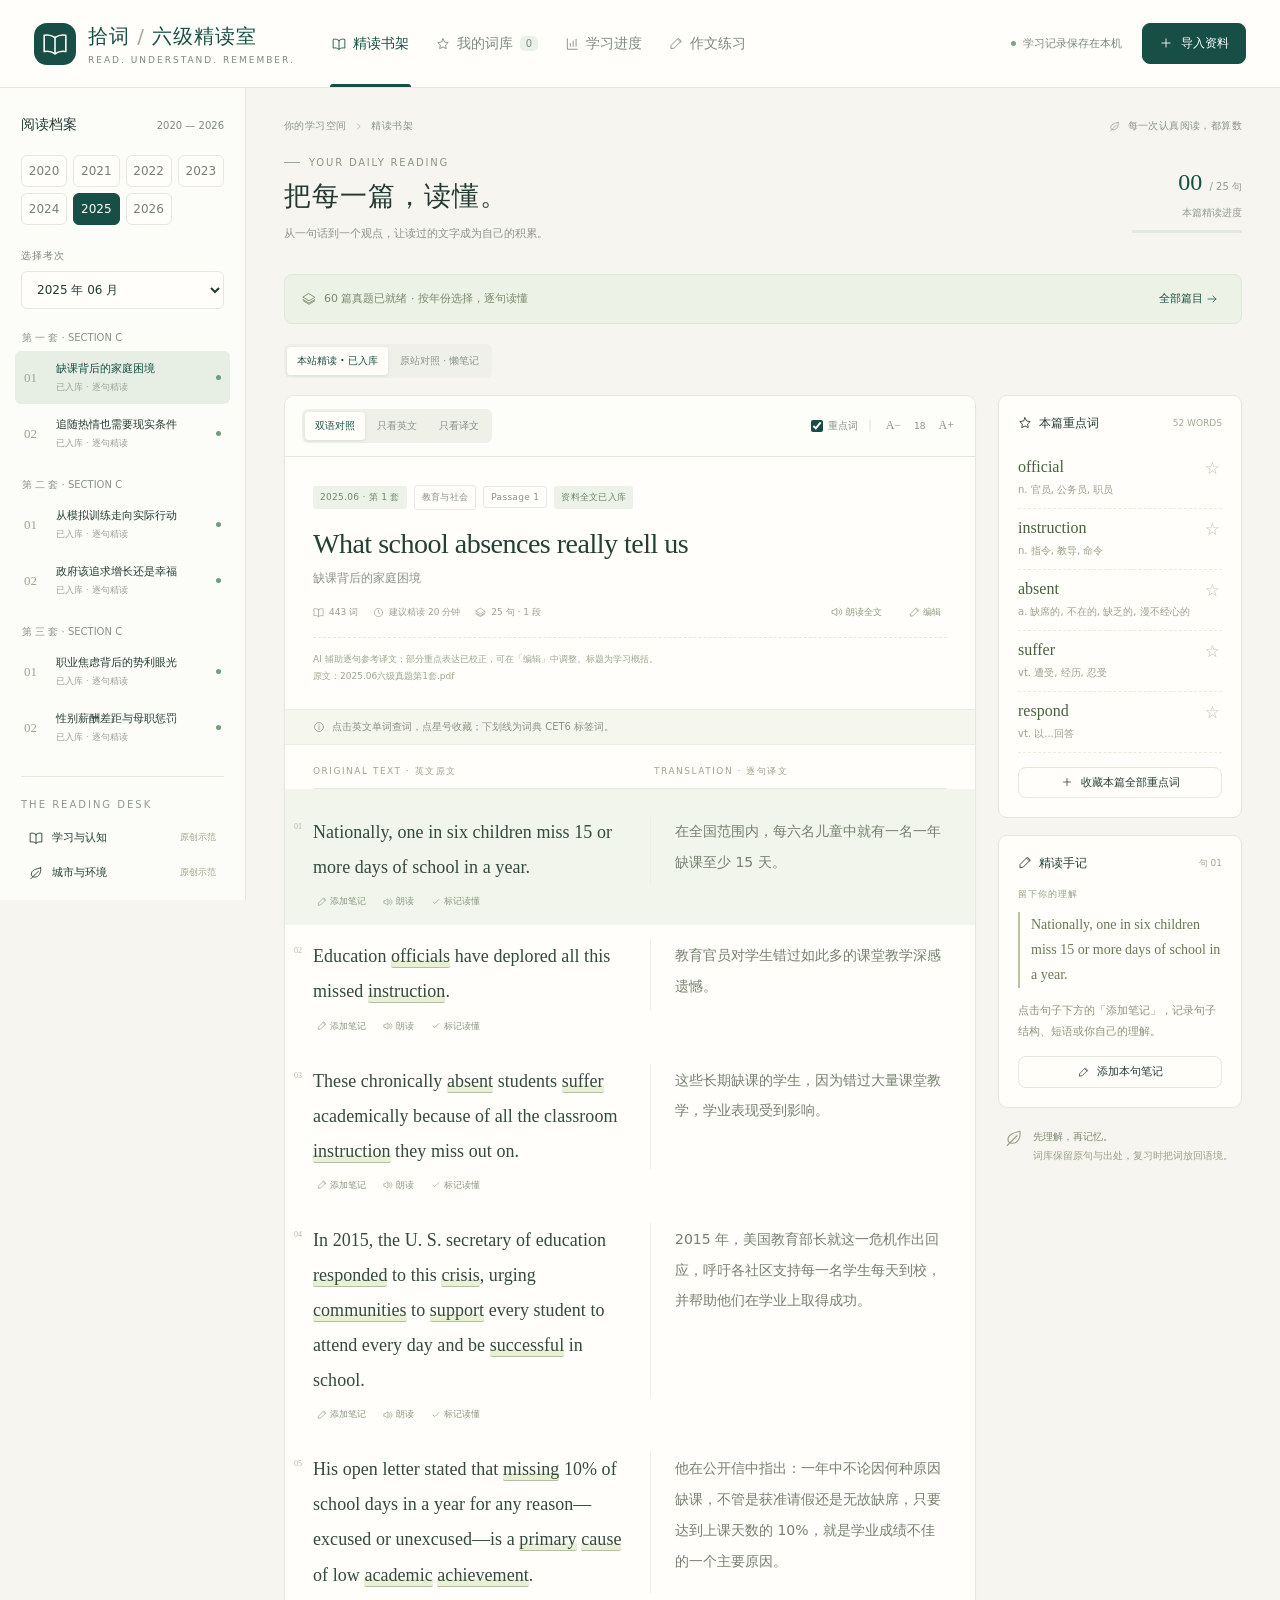
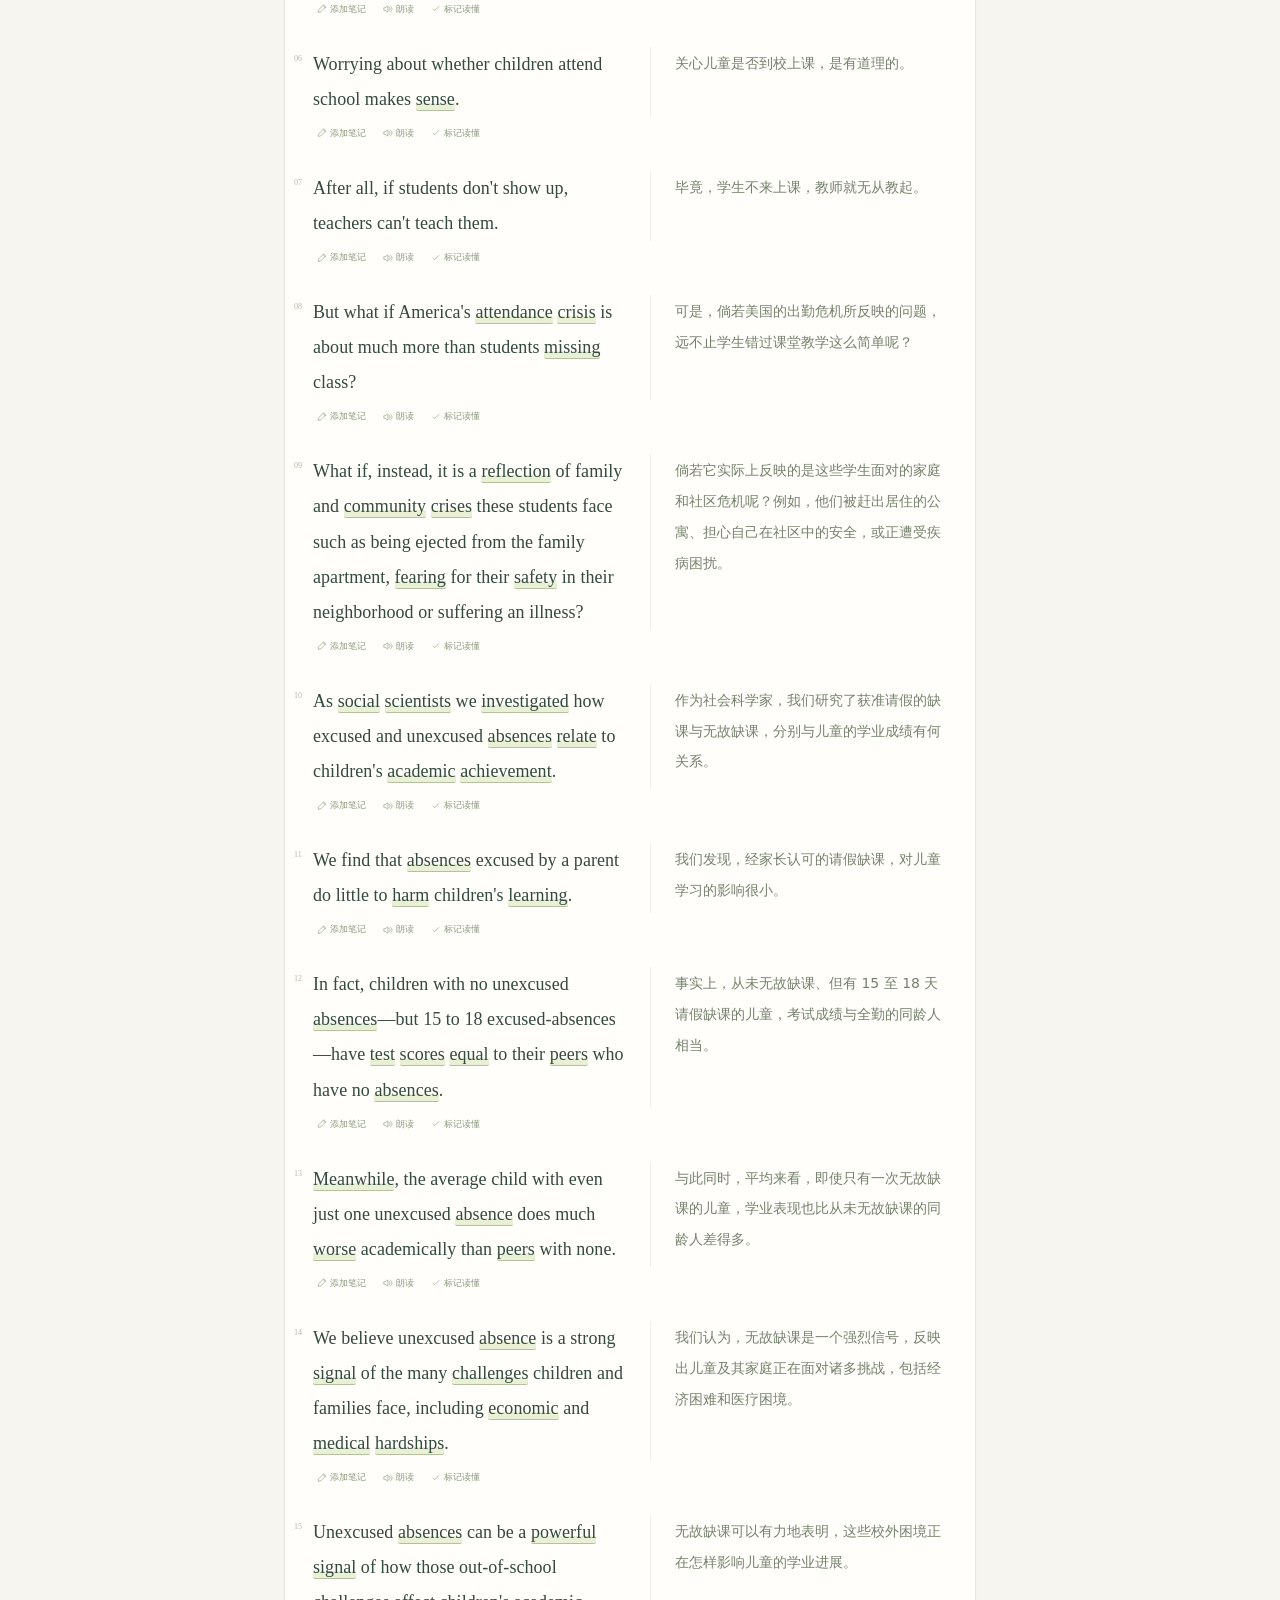
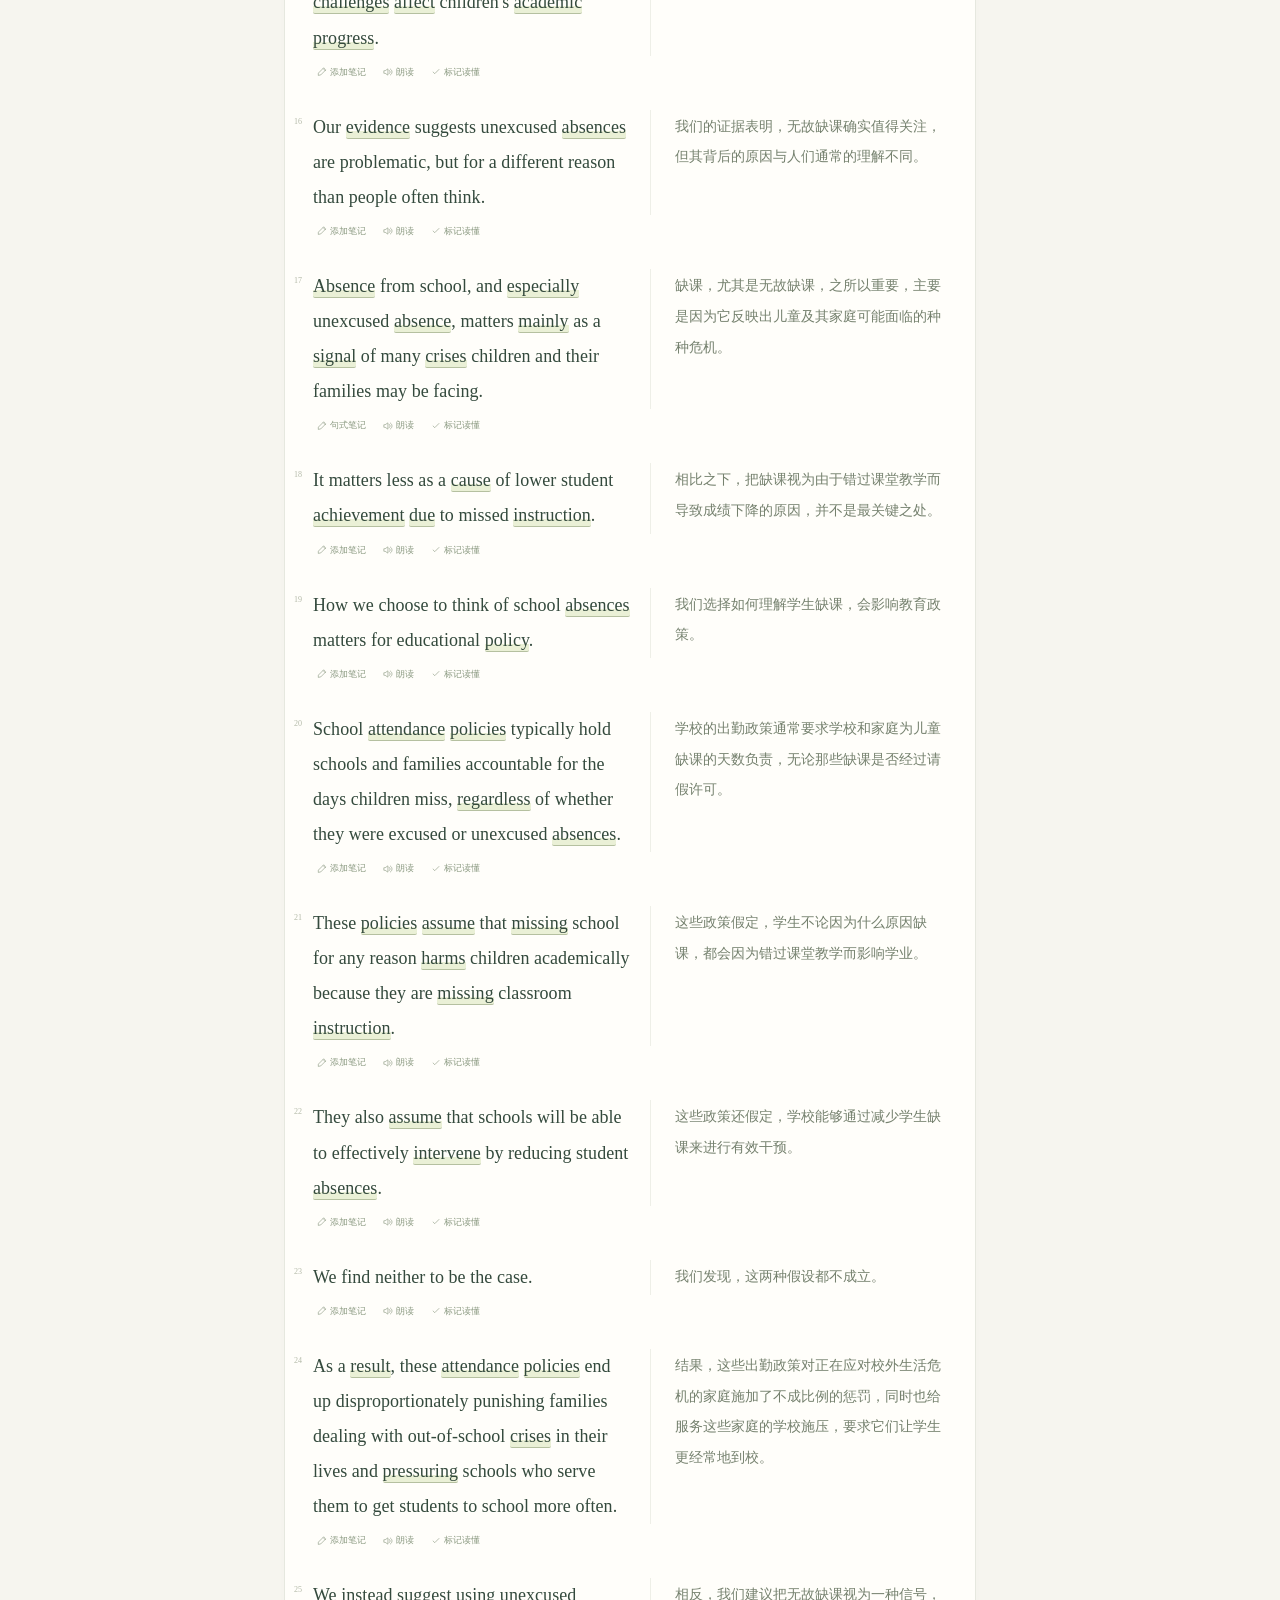
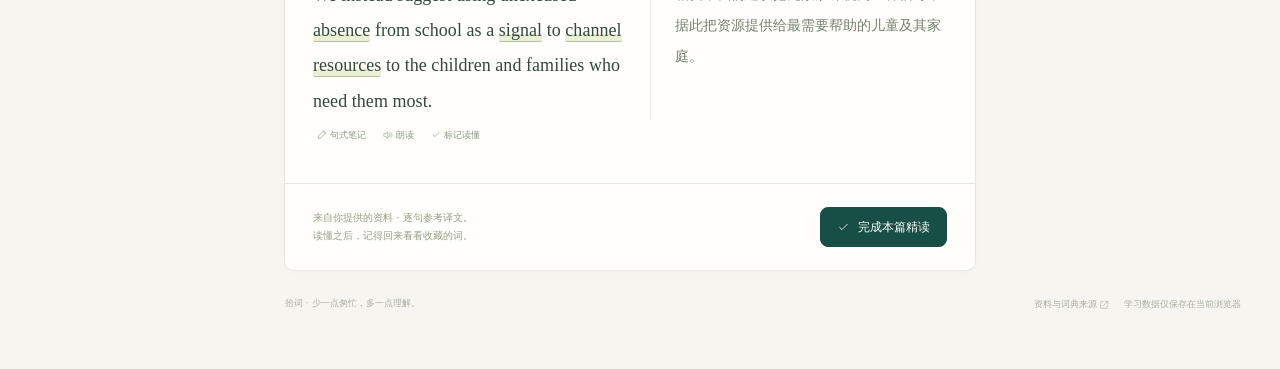
<file: public/index.html>
<!doctype html>
<html lang="zh-CN">
<head>
  <meta charset="UTF-8">
  <meta name="viewport" content="width=device-width,initial-scale=1">
  <meta name="theme-color" content="#174e45">
  <meta name="description" content="拾词六级精读室：按年份整理 Section C，逐句双语精读、点击查词、收藏重点词与复习。">
  <title>拾词 · 六级精读室</title>
  <link rel="icon" href="./favicon.svg" type="image/svg+xml">
  <link rel="stylesheet" href="./styles.css?v=3.1.0">
  <script src="./reader-library.js?v=2.0.0" defer></script>
  <script src="./source-reader.js?v=2.0.0" defer></script>
  <link rel="stylesheet" href="./writing.css?v=drafts-2">
  <link rel="stylesheet" href="./writing-exam.css?v=1.0.0">
  <script src="./writing-exams.js?v=training-1" defer></script>
  <script src="./writing-cloud-config.js?v=1" defer></script>
  <script src="./writing-training.js?v=1" defer></script>
  <script src="./writing-cloud.js?v=drafts-2" defer></script>
  <link rel="stylesheet" href="./writing-review.css?v=color-1">
  <script src="./writing-review.js?v=training-1" defer></script>
  <script src="./writing-review-compare.js?v=color-1" defer></script>
  <script src="./writing.js?v=drafts-2" defer></script>
  <script src="./app.js?v=review-1" defer></script>
</head>
<body>
  <div id="app"><div class="boot">拾词<span>正在打开你的精读书桌…</span></div></div>
  <div id="toast" role="status" aria-live="polite"></div>
  <div id="modal-root"></div>
  <div id="lookup-root"></div>
</body>
</html>
</file>
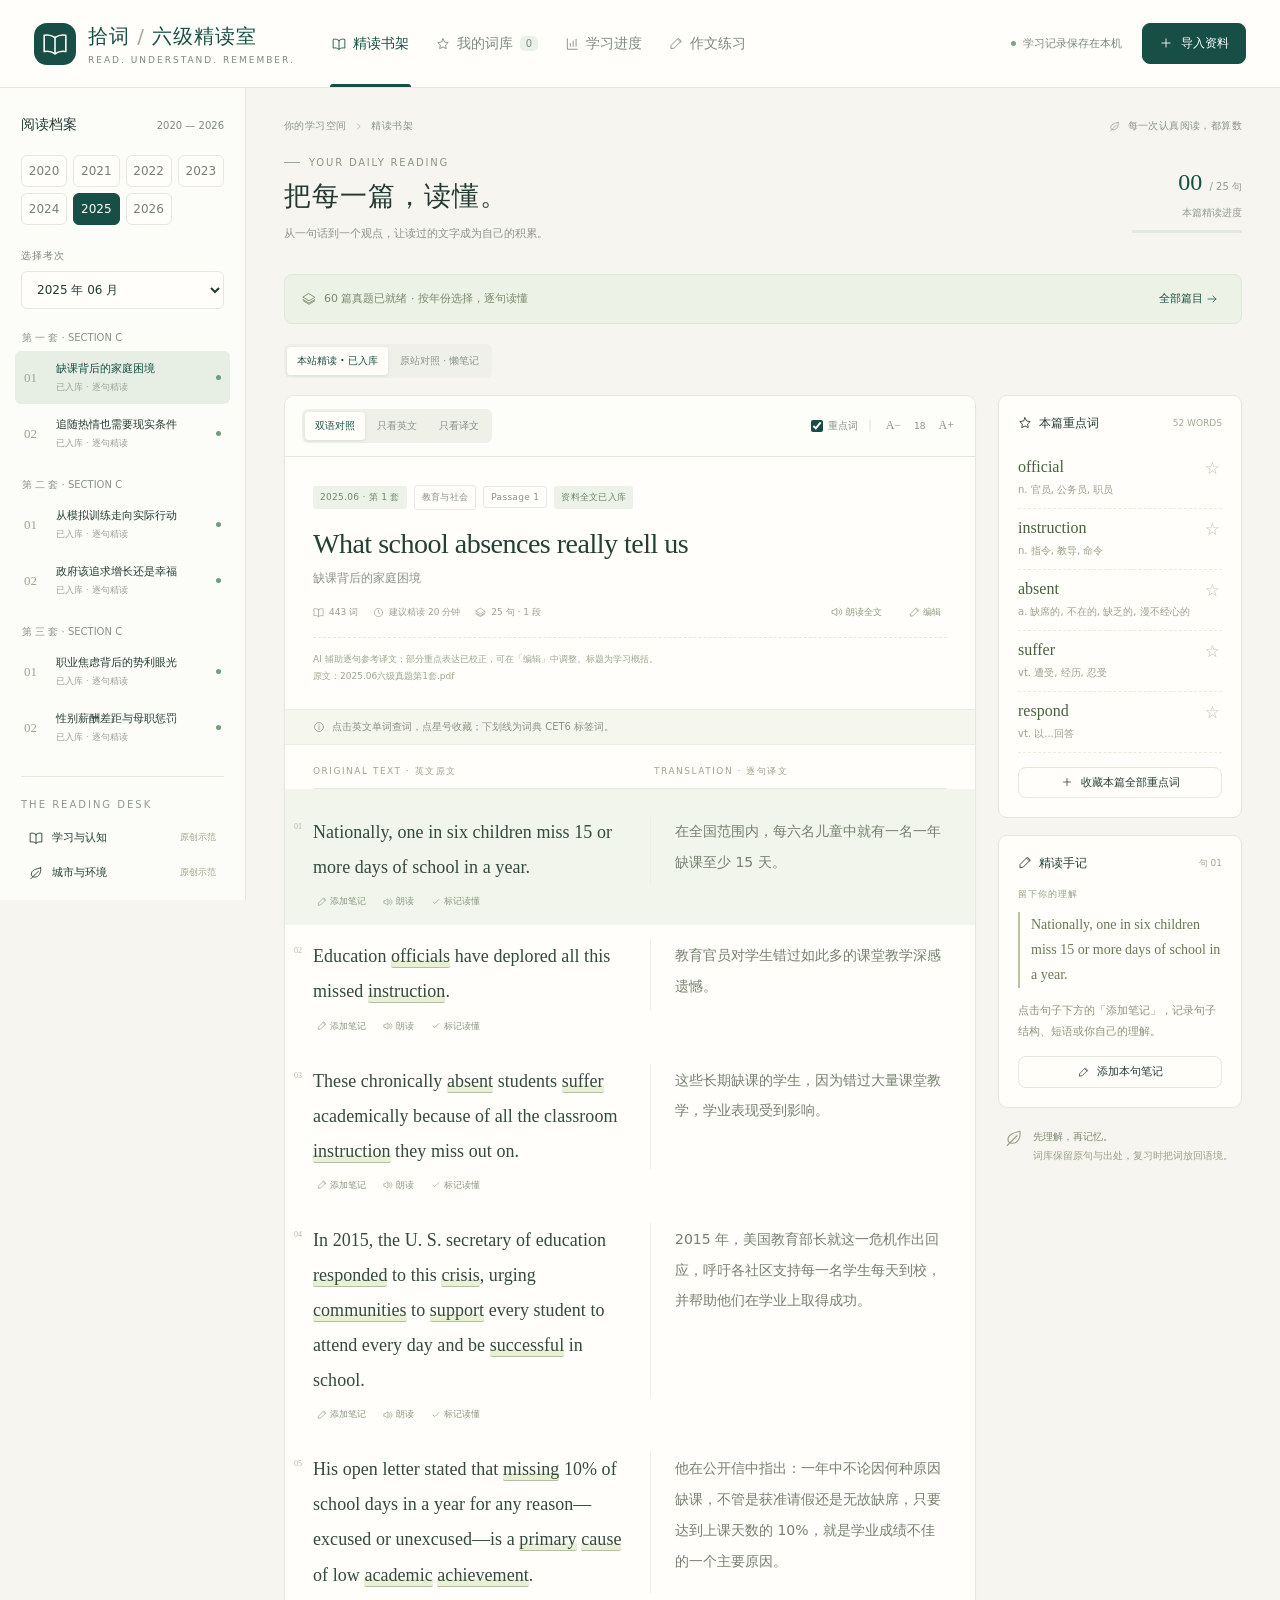
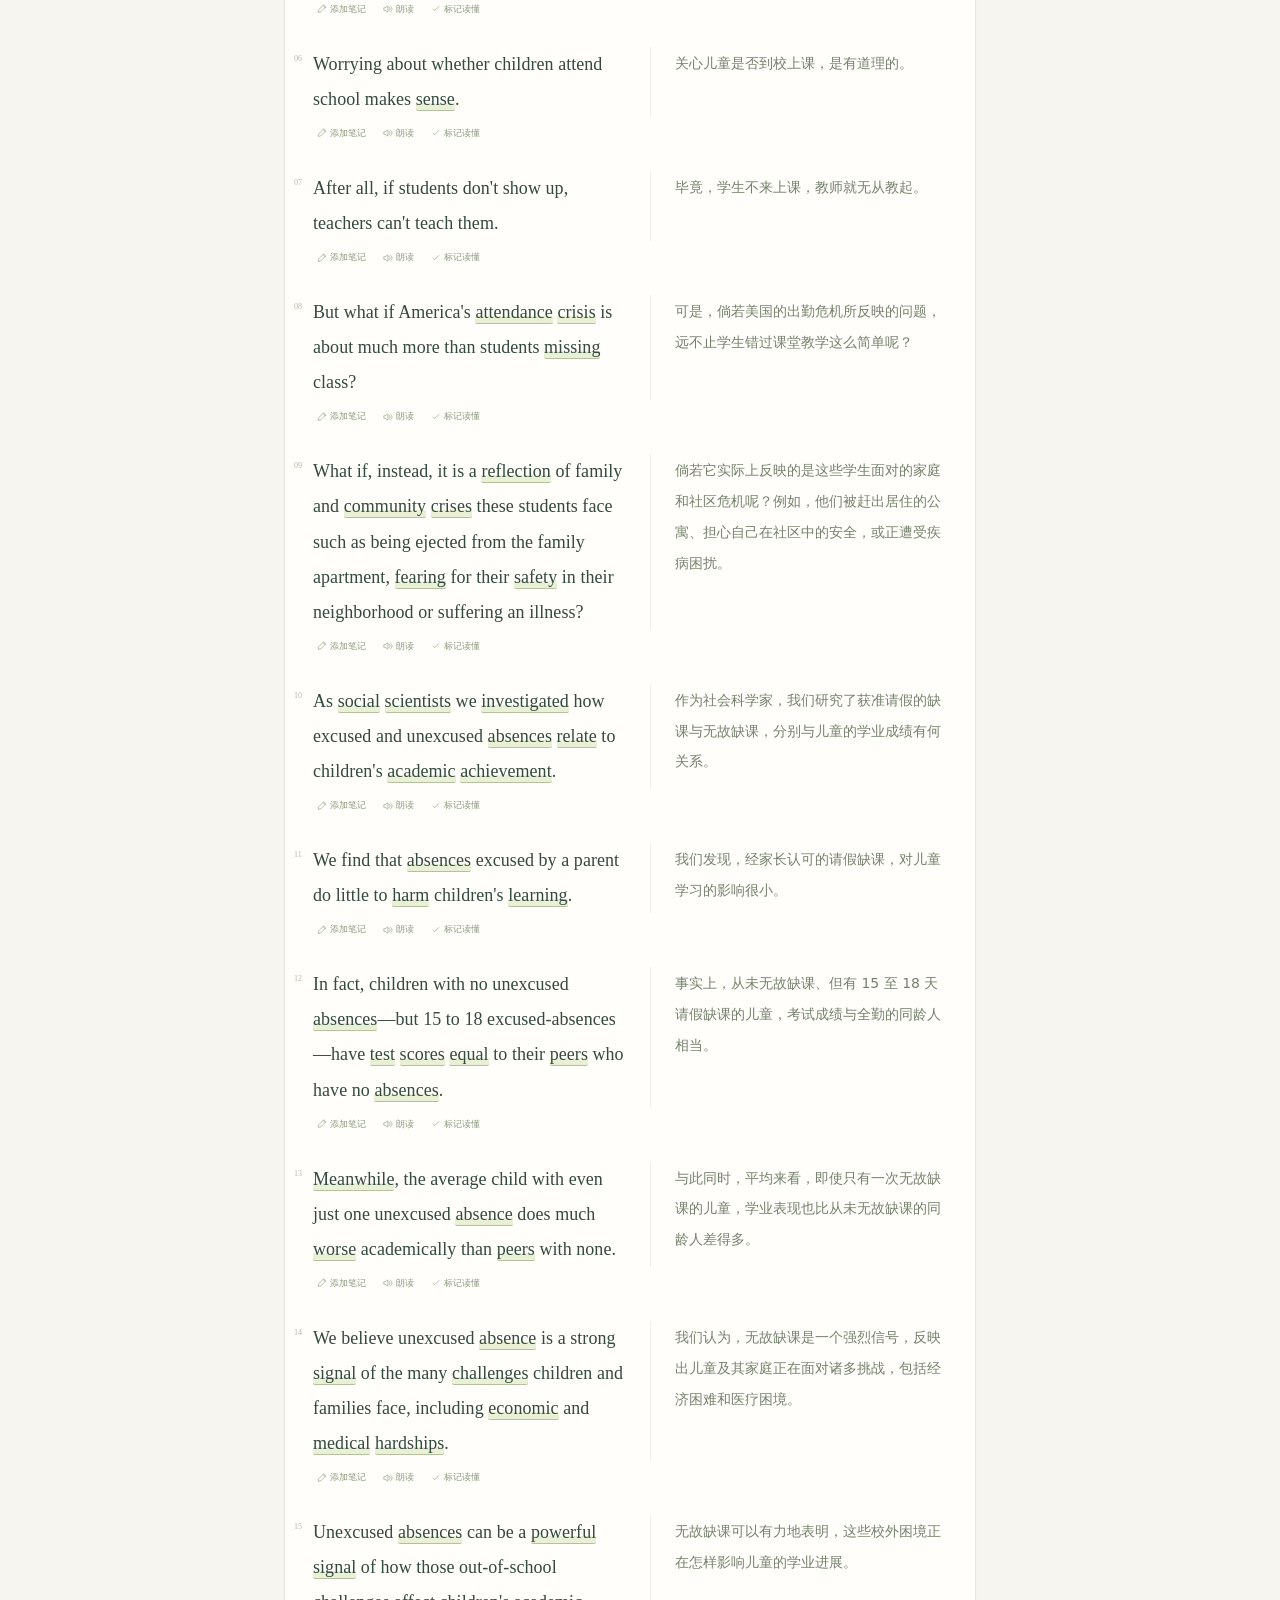
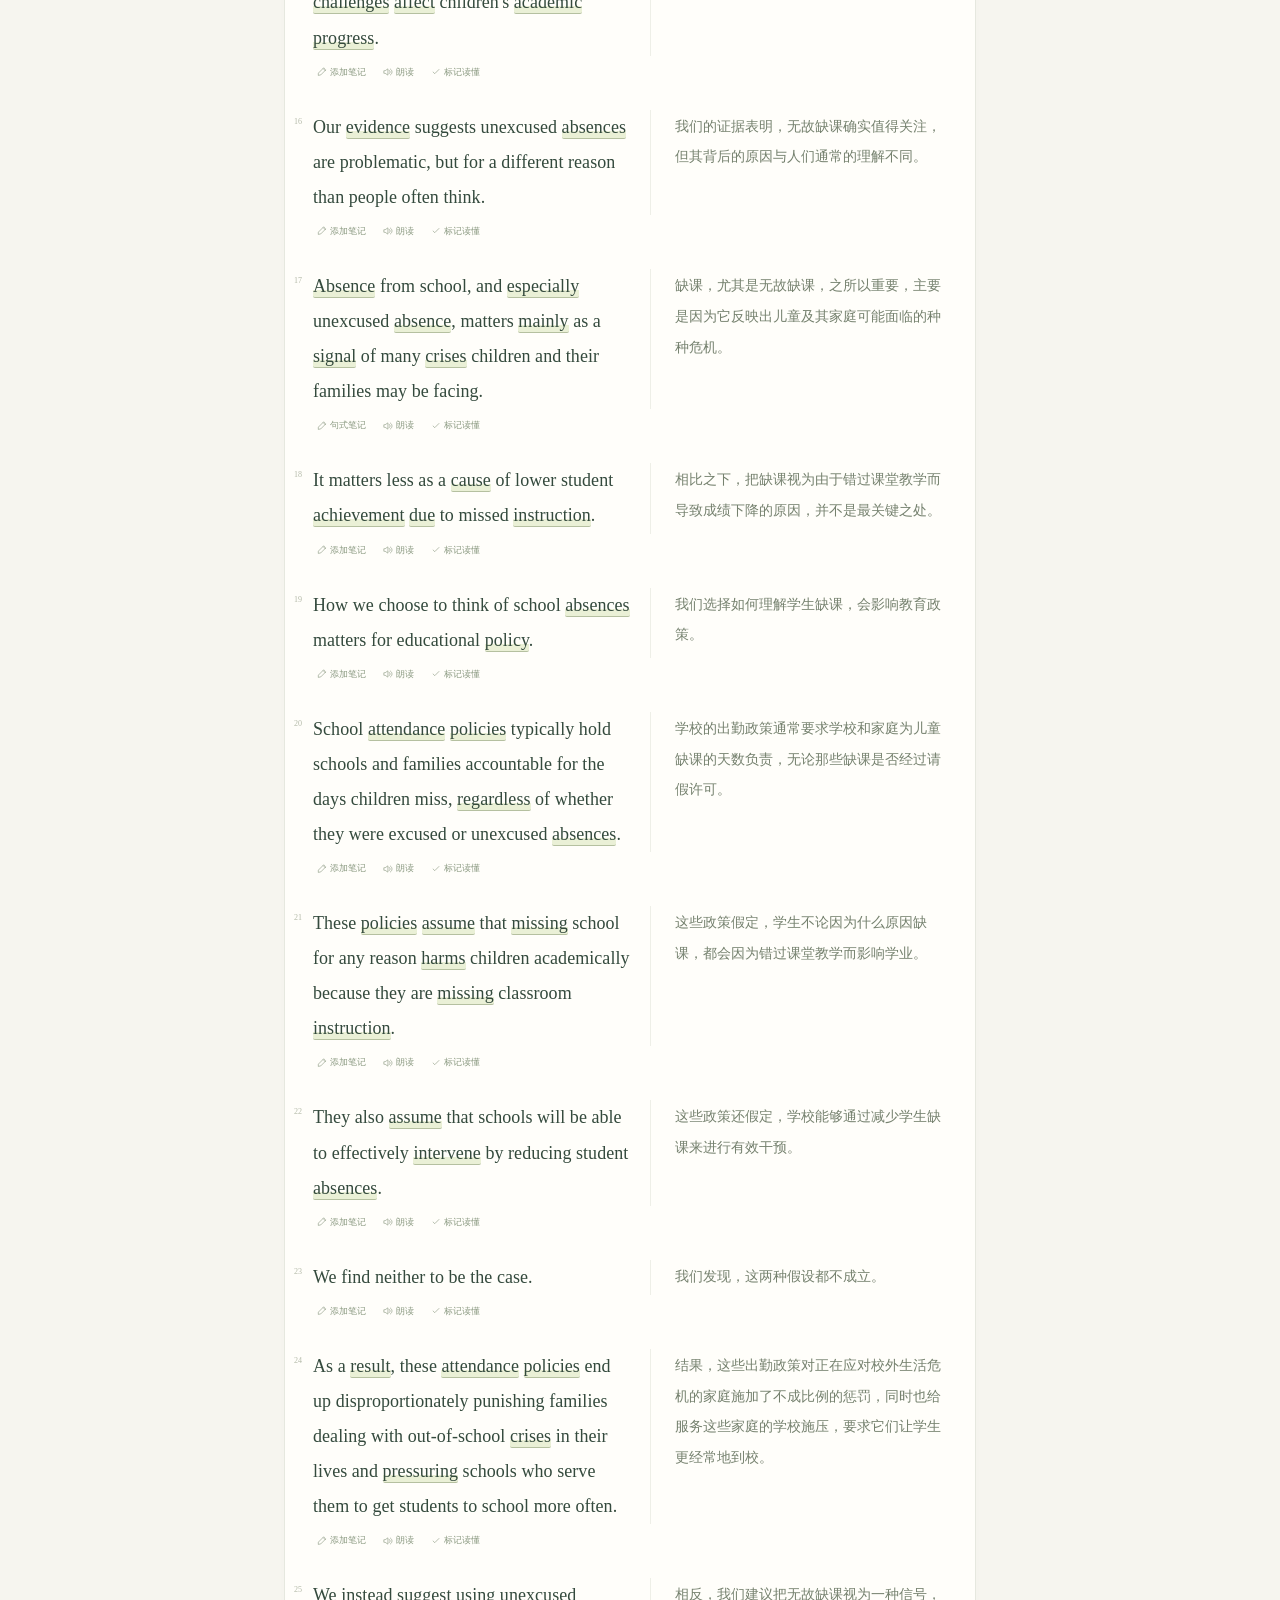
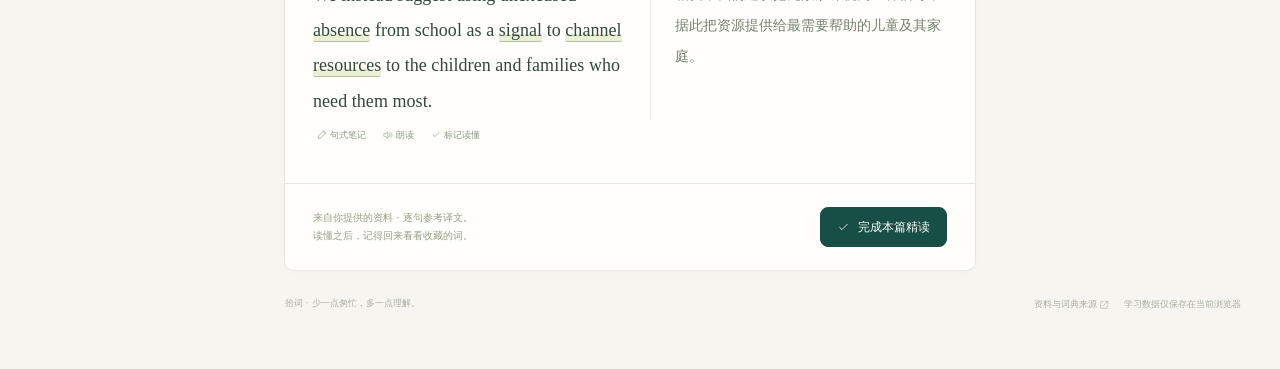
<file: public/reader.html>
<!doctype html>
<html lang="zh-CN">
<head>
  <meta charset="UTF-8">
  <meta name="viewport" content="width=device-width,initial-scale=1">
  <meta name="theme-color" content="#174e45">
  <meta name="description" content="拾词六级精读室：按年份整理 Section C，逐句双语精读、点击查词、收藏重点词与复习。">
  <title>拾词 · 六级精读室</title>
  <link rel="icon" href="./favicon.svg" type="image/svg+xml">
  <link rel="stylesheet" href="./styles.css?v=3.1.0">
  <script src="./reader-library.js?v=2.0.0" defer></script>
  <script src="./source-reader.js?v=2.0.0" defer></script>
  <link rel="stylesheet" href="./writing.css?v=foundation-1">
  <link rel="stylesheet" href="./writing-exam.css?v=1.0.0">
  <script src="./writing-exams.js?v=review-1" defer></script>
  <script src="./writing-cloud-config.js?v=1" defer></script>
  <script src="./writing-cloud.js?v=review-1" defer></script>
  <link rel="stylesheet" href="./writing-review.css?v=color-1">
  <script src="./writing-review.js?v=color-1" defer></script>
  <script src="./writing-review-compare.js?v=color-1" defer></script>
  <script src="./writing.js?v=foundation-1" defer></script>
  <script src="./app.js?v=review-1" defer></script>
</head>
<body>
  <div id="app"><div class="boot">拾词<span>正在打开你的精读书桌…</span></div></div>
  <div id="toast" role="status" aria-live="polite"></div>
  <div id="modal-root"></div>
  <div id="lookup-root"></div>
</body>
</html>
</file>
<file: public/styles.css>
@charset "UTF-8";
:root{--ink:#243b35;--muted:#7d8982;--green:#174e45;--green2:#2f6b5d;--mint:#eaf1e9;--paper:#fffefa;--bg:#f6f5ef;--line:#e6e8df;--gold:#c2944d;--serif:Georgia,'Times New Roman',serif;font-family:Inter,'Segoe UI','Microsoft YaHei',system-ui,sans-serif;color:var(--ink);background:var(--bg);font-synthesis:none}
*{box-sizing:border-box}body{margin:0}button,input,select,textarea{font:inherit}button,a,input,select,textarea{-webkit-tap-highlight-color:transparent}button,a{touch-action:manipulation}button{cursor:pointer;color:inherit}button{border:0;background:none}button:disabled{cursor:default;opacity:.45}a{color:var(--green)}a:hover{text-decoration:underline}button:focus-visible,a:focus-visible{outline:2px solid #5b8f79;outline-offset:4px}input:focus,select:focus,textarea:focus{outline:2px solid #8bad96;outline-offset:1px}button svg,a svg{pointer-events:none}svg{flex-shrink:0;vertical-align:middle}button{transition:background .16s,color .16s,transform .16s}.boot{font-size:32px;margin:25vh auto;text-align:center;color:var(--green);font-weight:650}.boot span{display:block;font-size:14px;font-weight:400;margin-top:16px;color:var(--muted)}
.topbar{height:88px;border-bottom:1px solid var(--line);background:var(--paper);display:flex;align-items:center;padding:0 34px;gap:60px;position:sticky;top:0;z-index:20}.brand{display:flex;align-items:center;gap:12px;text-decoration:none!important;white-space:nowrap}.brand-icon{height:42px;width:42px;background:var(--green);border-radius:13px;color:#faf9ee;display:grid;place-items:center}.brand strong{font-size:20px;letter-spacing:1px}.brand small{display:block;color:var(--muted);font-size:9px;letter-spacing:2px;margin-top:5px}.main-nav{align-self:stretch;display:flex;gap:34px}.nav-btn{position:relative;display:flex;gap:7px;align-items:center;font-size:14px;white-space:nowrap;color:#7d8982;padding:0 2px}.nav-btn.active{color:var(--green);font-weight:600}.nav-btn.active:after{content:'';position:absolute;bottom:0;height:3px;left:0;right:0;background:var(--green);border-radius:4px 4px 0 0}.count-pill{font-size:10px;background:var(--mint);padding:2px 6px;border-radius:5px}.top-actions{margin-left:auto;display:flex;gap:20px;align-items:center}.local-label{display:flex;gap:7px;align-items:center;font-size:11px;color:var(--muted);white-space:nowrap}.local-label i{width:5px;height:5px;border-radius:50%;background:#7fa281}.btn{display:inline-flex;justify-content:center;align-items:center;gap:8px;padding:11px 16px;border:1px solid var(--line);border-radius:8px;font-size:12px;background:var(--paper);text-decoration:none!important;white-space:nowrap;line-height:1.4}.btn:hover{background:var(--mint)}.btn.primary{background:var(--green);color:#fff;border-color:var(--green)}.btn.primary:hover{background:#256554}.btn.small{font-size:11px;padding:7px 10px}.btn.ghost{background:transparent;border-color:transparent;color:var(--muted)}.icon-btn{display:inline-grid;place-items:center;width:30px;height:30px;border-radius:6px}.icon-btn:hover{background:var(--mint)}
.workspace{display:grid;grid-template-columns:246px minmax(0,1fr);min-height:calc(100vh - 88px)}.sidebar{background:#fcfcf8;border-right:1px solid var(--line);padding:28px 21px 20px;position:sticky;top:88px;height:calc(100vh - 88px);overflow-y:auto;scrollbar-width:thin}.overline{text-transform:uppercase;letter-spacing:2px;font-size:10px;color:#8f9a92}.side-title{display:flex;align-items:center;justify-content:space-between;margin-bottom:21px}.side-title strong{font-size:14px;font-weight:600}.side-title span{color:var(--muted);font-size:10px}.years{display:grid;grid-template-columns:repeat(4,1fr);gap:6px;margin:0 0 24px}.year-btn{font-size:12px;border:1px solid var(--line);border-radius:6px;padding:8px 0;color:#768079;background:#fffefa}.year-btn.active{color:white;background:var(--green);border-color:var(--green)}.year-btn:hover:not(.active){background:var(--mint)}.label{display:block;color:var(--muted);font-size:10px;letter-spacing:1px;margin:17px 0 8px}.period-select{width:100%;border:1px solid var(--line);background:var(--paper);padding:10px 11px;border-radius:6px;color:var(--ink);font-size:12px}.catalogue{margin:22px -6px 0}.catalogue-set{margin-bottom:18px}.set-label{display:flex;align-items:center;justify-content:space-between;color:#8a948c;font-size:10px;padding:0 7px;margin-bottom:6px}.set-label a{font-size:10px;color:#87968a;text-decoration:none}.passage-btn{width:100%;display:flex;gap:10px;text-align:left;align-items:center;padding:10px 9px;border-radius:6px;margin:3px 0}.passage-btn:hover{background:#eef1e9}.passage-btn.active{background:#e7eee4;color:var(--green)}.passage-num{font-family:var(--serif);font-size:13px;color:#9ca68f;width:22px}.passage-title{font-size:11px;line-height:1.5;flex:1}.passage-status{display:block;font-size:9px;color:#9ca499;margin-top:3px}.small-dot{height:5px;width:5px;border-radius:50%;background:#d3d8cd}.small-dot.ready{background:#729d7d}.side-divider{height:1px;background:var(--line);margin:22px 0}.demo-btn{display:flex;align-items:center;width:100%;gap:9px;font-size:11px;padding:10px 8px;text-align:left;border-radius:6px}.demo-btn.active{background:var(--mint)}.demo-btn span{flex:1}.side-note{margin-top:22px;padding:13px 11px;background:#f1f3eb;border-radius:7px;color:#909986;font-size:10px;line-height:1.9}.side-note a{font-size:10px}.main{min-width:0;padding:31px 38px 55px;max-width:1640px;width:100%;margin:auto}.breadcrumb{display:flex;gap:8px;align-items:center;font-size:10px;color:#8a948c;letter-spacing:.4px;margin-bottom:24px}.page-top{display:flex;align-items:flex-start;gap:20px;justify-content:space-between;margin-bottom:24px}.page-eyebrow{font-size:10px;letter-spacing:1.8px;color:#8c977f;display:flex;gap:9px;align-items:center}.page-eyebrow i{width:16px;height:1px;background:#98a88b}h1{font-size:27px;font-weight:600;letter-spacing:1px;margin:10px 0}.page-sub{font-size:11px;color:#8a948c;line-height:1.8;margin:6px 0}.study-tiny{text-align:right;font-size:10px;color:#919b91;line-height:1.8;padding-top:4px}.study-tiny b{font-family:var(--serif);font-size:24px;color:var(--green);font-weight:400;margin-right:4px}.study-tiny small{font-size:10px}.stat-line{height:3px;width:110px;background:#e2e9de;border-radius:3px;margin-top:8px;overflow:hidden}.stat-line div{height:100%;background:#719774;transition:width .3s}.reading-layout{display:grid;grid-template-columns:minmax(0,1fr) 244px;gap:22px;align-items:start}.reader{background:var(--paper);border:1px solid var(--line);border-radius:10px;overflow:hidden;box-shadow:0 4px 14px #48554203}.toolbar{display:flex;align-items:center;gap:12px;justify-content:space-between;padding:13px 17px;border-bottom:1px solid var(--line);background:#fdfdf9;flex-wrap:wrap}.segmented{display:flex;gap:2px;padding:3px;background:#efF1e9;border-radius:6px}.segmented button{font-size:10px;padding:7px 10px;color:#8a948c;white-space:nowrap;border-radius:4px}.segmented button.active{background:#fffefa;color:var(--green);box-shadow:0 1px 3px #2a42201a;font-weight:600}.reader-options{display:flex;gap:9px;align-items:center;font-size:10px;color:#8a948c}.check-label{display:flex;align-items:center;gap:5px;white-space:nowrap;cursor:pointer}.check-label input{accent-color:var(--green);width:12px;height:12px;margin:0}.font-btn{font-family:var(--serif);font-size:12px;padding:3px 4px}.font-size-val{font-size:9px}.reader-head{padding:28px 28px 24px}.tags{display:flex;align-items:center;gap:7px;flex-wrap:wrap}.tag{background:#edf2e9;color:#6b8868;font-size:9px;padding:5px 7px;border-radius:3px;letter-spacing:.3px}.tag.outline{border:1px solid var(--line);background:none;color:#8a948c}.article-title{font-family:var(--serif);font-size:28px;font-weight:400;line-height:1.3;letter-spacing:-.5px;margin:16px 0 8px;color:#243f35}.article-subtitle{font-size:12px;color:#8a948c;font-weight:400;margin:0 0 18px}.article-meta{display:flex;gap:15px;font-size:9px;color:#99a08f;align-items:center;flex-wrap:wrap}.article-meta span{display:flex;gap:5px;align-items:center}.hint-strip{padding:10px 28px;background:#f5f7ef;color:#89947f;font-size:10px;border-top:1px solid #ebeee2;border-bottom:1px solid #ebeee2;display:flex;gap:7px;align-items:center}.column-labels{display:grid;grid-template-columns:1fr 1fr;margin:0 28px;border-bottom:1px solid var(--line);font-size:9px;letter-spacing:1.5px;color:#9da58f;padding:20px 0 10px}.column-labels span:last-child{padding-left:24px}.sentence{display:grid;grid-template-columns:1fr 1fr;position:relative;padding:14px 28px;transition:background .2s}.sentence:hover{background:#f8f9f3}.sentence.selected{background:#f1f5eb}.sentence.par-start{padding-top:26px}.sentence.english{grid-template-columns:1fr}.sentence.chinese{grid-template-columns:1fr}.sentence .en{font-family:var(--serif);font-size:var(--reader-size,18px);line-height:1.95;color:#344a3d;letter-spacing:.05px}.sentence .zh{font-family:'Microsoft YaHei','PingFang SC',system-ui,sans-serif;font-size:13px;line-height:2.2;color:#7b8577;padding:1px 0 0 24px;border-left:1px solid #eeefe7;margin-left:20px}.sentence.english .zh,.sentence.chinese .en{display:none}.sentence.chinese .zh{padding-left:0;border:0;margin-left:0}.sentence-num{position:absolute;left:9px;top:21px;font-size:8px;color:#b3b9a8;font-family:var(--serif)}.sentence.par-start .sentence-num{top:33px}.word{border-radius:2px;padding:1px 0;cursor:pointer;outline-offset:1px!important}.word:hover,.word:focus-visible{background:#dce8d6;color:#174e45}.word.keyword{border-bottom:1.5px solid #b5c0a0;background:linear-gradient(transparent 67%,#eaf0d6 67%)}.word.saved{border-bottom:2px solid #d8b677;background:linear-gradient(transparent 67%,#faecd2 67%)}.sentence-tools{grid-column:1/-1;display:flex;gap:9px;align-items:center;margin:7px 0 0;font-size:9px;color:#9ca58f}.sentence-tools button{font-size:9px;color:#8a9980;padding:3px 4px}.sentence-tools .done{color:var(--green)}.translation-pending{font-style:italic;color:#a5ad9e;font-size:11px}.reader-end{border-top:1px solid var(--line);padding:23px 28px;display:flex;justify-content:space-between;gap:12px;align-items:center;margin-top:24px}.end-note{font-size:10px;color:#96a088;line-height:1.8}.context-rail{display:flex;flex-direction:column;gap:17px}.rail-card{border:1px solid var(--line);border-radius:9px;background:#fffefa;padding:19px}.rail-title{font-size:12px;font-weight:600;display:flex;align-items:center;gap:7px;margin-bottom:16px}.rail-title small{margin-left:auto;font-weight:400;color:#a0a993;font-size:9px}.word-list-item{padding:10px 0;border-bottom:1px dashed #e9ebdf;display:flex;align-items:flex-start;gap:7px}.word-list-item:last-child{border-bottom:0}.word-list-info{flex:1;min-width:0}.word-list-info strong{font-family:var(--serif);font-size:16px;font-weight:400;color:#49623e;display:block;overflow-wrap:anywhere}.word-list-info span{display:block;font-size:10px;color:#9aa18c;margin-top:5px;line-height:1.7}.star-btn{color:#bbc0af;font-size:17px;line-height:1;padding:2px}.star-btn.active{color:var(--gold)}.full-width{width:100%}.rail-card .btn.full-width{margin-top:14px}.annotation-type{font-size:9px;color:#91a184;letter-spacing:1px;margin-bottom:11px}.annotation-quote{font-family:var(--serif);font-size:14px;line-height:1.8;color:#697a56;margin:0 0 12px;border-left:2px solid #b5c49b;padding-left:11px}.annotation-text{font-size:11px;color:#8c957e;line-height:1.95;margin:0}.tiny-tip{display:flex;gap:10px;font-size:10px;line-height:1.9;color:#97a087;padding:2px 7px}.tiny-tip svg{margin-top:2px}.tiny-tip strong{font-weight:500;color:#7d8c70}.footnote{display:flex;justify-content:space-between;gap:15px;font-size:9px;color:#a8af9f;padding:24px 1px 0;line-height:1.8}.footnote a{color:#95a38e}.mobile-menu{display:none}
.empty-reader{min-height:480px;display:flex;flex-direction:column;justify-content:center;align-items:center;padding:45px;text-align:center}.empty-illustration{width:76px;height:76px;border-radius:22px;background:#eef2e7;display:grid;place-items:center;color:#79936b;margin-bottom:20px}.empty-reader h2{font-size:21px;margin:6px 0 12px;font-weight:500}.empty-reader p{max-width:390px;font-size:12px;color:#8a9480;line-height:2;margin:0 0 22px}.empty-actions{display:flex;gap:9px;justify-content:center;flex-wrap:wrap}.content-status{background:#f2f3e9;border:1px solid #e6e8da;padding:14px 16px;border-radius:7px;color:#8c967d;font-size:11px;line-height:1.9;margin-bottom:20px}.content-status a{margin-left:5px}.source-list{padding:0;list-style:none;margin:0}.source-list li{padding:12px 0;border-bottom:1px solid var(--line);font-size:11px;line-height:1.8}.source-list li:last-child{border:0}.source-list a{display:block;margin-bottom:3px}.source-list small{color:var(--muted);font-size:10px}.wide-page{max-width:1100px;margin:0 auto}.view-header{display:flex;gap:15px;align-items:center;justify-content:space-between;margin-bottom:25px}.view-header h1{margin:0 0 8px}.view-actions{display:flex;gap:8px;flex-wrap:wrap}.stats-grid{display:grid;grid-template-columns:repeat(3,1fr);gap:17px;margin:23px 0}.stat-card{border:1px solid var(--line);background:var(--paper);border-radius:9px;padding:22px}.stat-card span{font-size:11px;color:#93a088}.stat-card strong{font-family:var(--serif);font-weight:400;font-size:35px;display:block;margin-top:10px;color:var(--green)}.word-controls{display:flex;gap:12px;align-items:center;margin:25px 0 17px;flex-wrap:wrap}.search-input{padding:11px 13px;border-radius:7px;background:var(--paper);border:1px solid var(--line);font-size:12px;min-width:240px;flex:1;color:var(--ink)}.word-grid{display:grid;grid-template-columns:repeat(3,1fr);gap:15px}.vocab-card{border:1px solid var(--line);border-radius:9px;background:var(--paper);padding:20px;display:flex;flex-direction:column;min-height:225px}.vocab-top{display:flex;justify-content:space-between;gap:12px;align-items:center}.vocab-top strong{font-size:24px;font-family:var(--serif);font-weight:400;overflow-wrap:anywhere}.vocab-phonetic{font-size:11px;color:#a0aa94;margin:8px 0}.vocab-meaning{font-size:12px;line-height:1.9;color:#6f7e65;white-space:pre-line}.vocab-context{font-family:var(--serif);font-size:12px;color:#939d88;line-height:1.7;margin:12px 0;font-style:italic}.vocab-source{font-size:9px;color:#a0aa95;line-height:1.8;margin-top:5px}.vocab-actions{display:flex;justify-content:space-between;margin-top:auto;padding-top:14px}.empty-view{background:var(--paper);border:1px dashed #d8decc;border-radius:10px;padding:65px 25px;text-align:center;color:#8a987d}.empty-view h2{color:#5c7151;font-size:20px;font-weight:500}.empty-view p{font-size:12px;line-height:1.9}.progress-list{background:var(--paper);border:1px solid var(--line);border-radius:9px;overflow:hidden}.progress-item{display:flex;justify-content:space-between;align-items:center;padding:23px 25px;gap:15px;border-bottom:1px solid var(--line)}.progress-item:last-child{border:0}.progress-item h3{font-size:14px;font-weight:500;margin:0 0 7px}.progress-item p{font-size:10px;color:#97a188;margin:0}.progress-right{display:flex;gap:20px;align-items:center;color:#849475;font-size:11px}
.modal-overlay{position:fixed;inset:0;background:#18392b5c;backdrop-filter:blur(4px);z-index:80;display:flex;align-items:center;justify-content:center;padding:25px}.modal{background:var(--paper);border:1px solid #dce3d0;border-radius:14px;max-width:730px;width:100%;max-height:90vh;overflow:auto;box-shadow:0 20px 70px #12352833;padding:27px}.modal.wide{max-width:870px}.modal-header{display:flex;justify-content:space-between;align-items:center;margin-bottom:16px}.modal-header h2{font-size:20px;font-weight:500;margin:0}.modal-description{font-size:12px;color:#869579;line-height:1.9;margin:0 0 19px}.form-grid{display:grid;grid-template-columns:repeat(4,1fr);gap:12px}.form-field{display:flex;flex-direction:column;gap:7px;font-size:11px;color:#7c8b70;margin-bottom:15px}.form-field.full{grid-column:1/-1}.form-field input,.form-field select,.form-field textarea{padding:10px 11px;border:1px solid #dfe5d6;border-radius:6px;background:#fffefa;width:100%;color:var(--ink);font-size:12px;min-width:0}.form-field textarea{line-height:1.9;resize:vertical;min-height:180px}.form-texts{display:grid;grid-template-columns:1fr 1fr;gap:14px}.form-hint{font-size:10px;color:#9aa48c;line-height:1.9;margin-bottom:14px}.file-area{display:flex;align-items:center;gap:10px;flex-wrap:wrap;padding:15px;background:#f2f5ec;border-radius:7px;margin-bottom:18px}.file-area span{font-size:10px;color:#8a987e;flex:1}.modal-footer{display:flex;justify-content:space-between;align-items:center;gap:14px;margin-top:18px}.modal-footer small{font-size:10px;color:#9aa58d;line-height:1.9}.form-error{display:none;color:#ad624a;font-size:11px;padding:10px 0;line-height:1.8}.form-error.visible{display:block}.review-body{text-align:center;padding:23px 14px}.review-number{font-size:10px;letter-spacing:2px;color:#9aa68c}.flash-word{font-family:var(--serif);font-size:43px;font-weight:400;color:var(--green);margin:25px 0 10px}.flash-phonetic{font-size:13px;color:#9aa68c}.flash-context{font-family:var(--serif);font-size:17px;line-height:1.8;color:#7e8e6e;margin:25px auto;max-width:500px}.flash-answer{font-size:16px;line-height:2.1;color:#70855d;white-space:pre-line;border-top:1px solid var(--line);padding-top:22px}.flash-actions{display:flex;gap:12px;justify-content:center;margin-top:25px}.review-progress{height:3px;background:#e5ebdc;border-radius:3px;margin-top:20px;overflow:hidden}.review-progress div{height:100%;background:#72966a}.lookup{position:fixed;width:315px;max-width:calc(100vw - 24px);background:var(--paper);z-index:60;border:1px solid #d5dec9;border-radius:10px;box-shadow:0 12px 44px #344b342e;padding:20px}.lookup-top{display:flex;gap:8px;align-items:center;justify-content:space-between}.lookup-top strong{font-family:var(--serif);font-weight:400;font-size:27px;overflow-wrap:anywhere}.lookup-phonetic{font-size:11px;color:#97a38c;margin:8px 0}.lookup-definition{font-size:12px;line-height:1.9;color:#637653;white-space:pre-line;margin:12px 0;max-height:180px;overflow-y:auto}.lookup-context{font-size:10px;color:#9ba68f;line-height:1.8;margin:12px 0;max-height:55px;overflow:hidden}.lookup-foot{font-size:9px;color:#a5ad9b;margin-top:12px;line-height:1.8}.lookup .btn{margin-top:5px}.lookup-manual{display:flex;flex-direction:column;gap:7px;font-size:11px}.lookup-manual input{padding:8px;border:1px solid var(--line);border-radius:6px;min-width:0;background:var(--paper)}#toast{position:fixed;bottom:30px;left:50%;transform:translate(-50%,15px);background:#244d3f;color:white;font-size:12px;line-height:1.8;max-width:90vw;padding:11px 20px;border-radius:8px;box-shadow:0 7px 25px #283f2822;opacity:0;pointer-events:none;z-index:100;transition:.2s}#toast.show{opacity:1;transform:translate(-50%,0)}.mobile-side-backdrop{display:none}
@media(min-width:1650px){.main{padding:38px 55px}.reading-layout{grid-template-columns:minmax(0,1fr) 270px}.sentence{padding:17px 36px}.sentence.par-start{padding-top:28px}.sentence .zh{font-size:14px}.reader-head{padding:35px 36px}.article-title{font-size:32px}}
@media(max-width:1250px){.topbar{gap:35px;padding:0 24px}.workspace{grid-template-columns:219px minmax(0,1fr)}.sidebar{padding:26px 16px}.main{padding:27px 25px 45px}.reading-layout{grid-template-columns:minmax(0,1fr) 210px;gap:15px}.reader-head{padding:25px 22px}.article-title{font-size:25px}.sentence{padding:12px 23px}.sentence .zh{font-size:12px;padding-left:16px;margin-left:15px}.sentence .en{font-size:calc(var(--reader-size,18px) - 1px)}.rail-card{padding:16px}.column-labels{margin:0 23px}.hint-strip{padding:10px 22px}.top-actions{gap:12px}.local-label{display:none}.main-nav{gap:22px}.word-grid{grid-template-columns:repeat(2,1fr)}}
@media(max-width:1000px){.reading-layout{grid-template-columns:minmax(0,1fr)}.context-rail{display:grid;grid-template-columns:1fr 1fr}.tiny-tip{grid-column:1/-1}.topbar{gap:28px}.brand strong{font-size:17px}.brand small{font-size:8px;letter-spacing:1px}.brand-icon{width:36px;height:36px;border-radius:10px}.main-nav{gap:19px}.nav-btn{font-size:12px}.topbar .btn{padding:10px 11px;font-size:11px}.reader-options{gap:7px}}
@media(max-width:740px){.topbar{height:68px;padding:0 15px;gap:13px;flex-wrap:wrap}.brand{gap:8px}.brand strong{font-size:16px}.brand small{display:none}.brand-icon{width:32px;height:32px}.brand-icon svg{width:20px}.main-nav{margin-left:auto;gap:16px}.nav-btn{font-size:11px;gap:4px}.nav-btn svg{display:none}.nav-btn .count-pill{font-size:8px;padding:1px 4px}.top-actions{display:none}.workspace{display:block;min-height:calc(100vh - 68px)}.mobile-menu{display:inline-flex;align-items:center;justify-content:center}.sidebar{display:none;position:fixed;top:68px;left:0;width:260px;z-index:31;height:calc(100dvh - 68px);padding:24px}.sidebar.open{display:block}.mobile-side-backdrop.open{display:block;position:fixed;inset:68px 0 0;background:#243e2f66;z-index:30}.main{padding:22px 16px 35px}.breadcrumb{font-size:9px;margin-bottom:23px}.page-top{margin-bottom:18px}h1{font-size:23px}.page-sub{font-size:10px;max-width:240px}.study-tiny{font-size:9px}.study-tiny b{font-size:22px}.study-tiny .stat-line{width:80px}.toolbar{padding:10px 12px;gap:10px}.reader-options{margin-left:auto}.segmented button{padding:6px 8px;font-size:9px}.check-label{font-size:9px}.article-title{font-size:26px}.reader-head{padding:24px 20px}.article-subtitle{font-size:11px}.article-meta{gap:10px}.hint-strip{padding:9px 18px;font-size:9px}.column-labels{display:none}.sentence{display:block;padding:15px 24px}.sentence.par-start{padding-top:25px}.sentence .en{font-size:var(--reader-size,18px);line-height:1.95}.sentence .zh{border:0;padding:10px 0 0;margin:0;font-size:12px;line-height:2.1;color:#8a9480}.sentence-num{left:8px;top:24px}.sentence.par-start .sentence-num{top:33px}.sentence.chinese .zh{padding:0}.sentence-tools{margin-top:9px}.reader-end{padding:20px;align-items:flex-start}.end-note{font-size:9px;max-width:150px}.reader-end .btn{font-size:10px;padding:10px}.context-rail{gap:12px}.rail-card{padding:16px}.rail-title{font-size:11px;gap:5px}.rail-title small{font-size:8px}.annotation-quote{font-size:13px}.annotation-text{font-size:10px}.footnote{font-size:8px}.word-grid{grid-template-columns:1fr}.stats-grid{gap:10px}.stat-card{padding:17px 14px}.stat-card span{font-size:10px}.stat-card strong{font-size:29px}.view-header{align-items:flex-start}.view-actions .btn{font-size:10px;padding:9px 11px}.view-actions{justify-content:flex-end;max-width:175px}.view-header h1{font-size:22px}.view-header .page-sub{max-width:180px}.word-controls .search-input{min-width:0;width:100%}.progress-item{padding:19px 16px}.progress-right{gap:10px}.progress-item h3{font-size:12px}.modal-overlay{padding:13px}.modal{padding:21px 18px}.modal-header h2{font-size:18px}.form-grid{grid-template-columns:1fr 1fr}.form-texts{grid-template-columns:1fr}.form-field textarea{min-height:140px}.modal-footer{align-items:flex-end}.modal-footer small{max-width:150px;font-size:9px}.modal-description{font-size:11px}.empty-reader{padding:35px 22px}.empty-reader h2{font-size:19px}.empty-reader p{font-size:11px}.reader-options .font-size-val{display:none}.file-area{padding:12px}.flash-word{font-size:36px}}
.sentence .zh{font-size:14px;color:#75816e}
.sr-only{position:absolute;width:1px;height:1px;padding:0;margin:-1px;overflow:hidden;clip:rect(0,0,0,0);white-space:nowrap;border:0}
.study-library-banner{display:flex;align-items:center;justify-content:space-between;gap:23px;background:#e9f0e3;border:1px solid #d7e3cc;border-radius:9px;padding:20px 23px;margin-bottom:20px}.study-library-label{display:block;font-size:9px;letter-spacing:1.5px;color:#8ca07a;margin-bottom:8px}.study-library-banner strong{display:block;font-size:18px;font-weight:500;letter-spacing:.3px;color:#355a2a}.study-library-banner p{font-size:11px;line-height:1.8;color:#829574;margin:9px 0 0}.library-coverage{border:1px solid #e3e8d8;background:#f4f6ef;padding:15px;border-radius:7px;margin:16px 0 20px;color:#8b9c7b;font-size:10px;line-height:1.9}.library-coverage>span{display:flex;gap:7px;align-items:center;font-size:11px;font-weight:500;color:#70865f}.library-coverage p{margin:7px 0 10px}.library-coverage .btn{font-size:10px;padding:7px 10px}.directory-paper.is-ready{border-color:#d7e3cc;background:#f5f9f0}.directory-paper.is-ready .directory-paper-icon{background:#dfead4;color:#557b42}.directory-paper.is-ready small{color:#7b9768}.article-provenance{font-size:9px;line-height:1.9;color:#9aa88f;border-top:1px dashed #e4e9da;padding-top:13px;margin:17px 0 0;overflow-wrap:anywhere}
@media(max-width:740px){.study-library-banner{padding:17px 15px;gap:14px;align-items:flex-start}.study-library-banner strong{font-size:15px;line-height:1.7}.study-library-banner p{font-size:10px}.study-library-banner>.btn{margin-top:22px;font-size:10px;padding:9px 10px}.library-coverage{font-size:9px;padding:12px}.article-provenance{font-size:8px}}
.source-update{display:flex;justify-content:space-between;gap:15px;align-items:center;border:1px solid #dfe7d6;background:#edf2e7;padding:13px 17px;border-radius:8px;font-size:11px;color:#788b6b;margin-bottom:20px;line-height:1.8}.source-update span{display:flex;gap:8px;align-items:center}.source-update button{color:var(--green);font-size:11px;white-space:nowrap}.surface-switch{margin-bottom:17px;display:inline-flex}.source-heading{padding:28px 28px 22px}.source-title{font-family:var(--serif),'Microsoft YaHei',serif;font-weight:400;font-size:29px;letter-spacing:.3px;margin:18px 0 11px;color:var(--green)}.source-subtitle{font-size:13px;margin:0;color:#7b8e6c}.source-subtitle span{display:inline-block;font-size:10px;color:#97a58b;margin-left:14px}.source-intro{font-size:11px;line-height:1.9;margin-top:17px;color:#8d9a80}.source-tabbar{display:flex;gap:15px;align-items:center;justify-content:space-between;padding:13px 18px;border-top:1px solid var(--line);border-bottom:1px solid var(--line);background:#fafbf6}.source-open-link{font-size:10px;color:#829473;text-decoration:none;white-space:nowrap}.source-welcome{padding:37px 25px 34px;text-align:center;display:flex;align-items:center;flex-direction:column;min-height:330px;justify-content:center;background:radial-gradient(ellipse at 50% 40%,#eff3e84d,transparent 75%)}.source-welcome-symbol{display:grid;place-items:center;width:66px;height:66px;border-radius:21px;color:#6f8c5e;background:#eef3e7;margin-bottom:18px}.source-welcome .overline{font-size:8px}.source-welcome h3{font-size:21px;font-weight:500;margin:13px 0 9px;letter-spacing:.5px}.source-welcome p{font-size:11px;color:#8a9a7d;line-height:2;margin:0 0 21px}.source-attribution{font-size:9px;color:#a1ae93;margin-top:17px}.source-quicklinks{display:flex;align-items:center;justify-content:center;gap:16px;flex-wrap:wrap;padding:16px 20px;border-top:1px solid var(--line);border-bottom:1px solid var(--line);font-size:10px;line-height:1.8;background:#fafbf6}.source-quicklinks span{color:#9aa78e}.source-quicklinks a{color:#6e885e;text-decoration:none}.source-quicklinks button{color:#6e885e;font-size:10px}.source-bottom{display:flex;align-items:center;gap:12px;justify-content:space-between;padding:17px 20px}.source-pagination{display:flex;gap:8px}.source-frame{width:100%;height:780px;background:#faf8f5;display:block;border:0}.source-frame-caption{display:flex;justify-content:space-between;align-items:center;gap:12px;padding:9px 15px;background:#f0f3e9;border-bottom:1px solid #e7ebde;font-size:9px;color:#899a79}.source-frame-caption button{font-size:9px;color:#6f8860;white-space:nowrap}.source-frame-fallback{padding:10px 15px;font-size:10px;line-height:1.8;color:#98a38c;background:#fafbf6;border-top:1px solid var(--line)}.source-field{display:flex;flex-direction:column;gap:7px;font-size:10px;color:#8c9c7d;margin:0 0 13px}.source-field input,.source-field textarea{width:100%;min-width:0;padding:10px 11px;border:1px solid #dce3d3;background:#fdfef9;border-radius:6px;font-size:12px;line-height:1.8;color:var(--ink);resize:vertical}.source-field textarea{font-size:11px}.source-field input::placeholder,.source-field textarea::placeholder{color:#b0b8a5}.source-field input:focus,.source-field textarea:focus{outline:2px solid #a8b99a;outline-offset:0}.source-note-status{font-size:9px;color:#a0ac92;text-align:center;margin-top:9px;line-height:1.8}.source-progress-heading{font-size:12px;font-weight:600;margin:20px 0 12px;color:#68805a}.source-progress-heading span{font-size:10px;font-weight:400;color:#a1ad95;margin-left:10px}.directory-filter{display:flex;align-items:center;gap:13px;background:#f1f4eb;border-radius:7px;padding:12px 14px;margin-bottom:20px;font-size:11px;color:#8c9b7e}.directory-filter select{border:1px solid #dce5d2;background:var(--paper);color:var(--green);border-radius:6px;padding:7px 10px;font-size:11px;min-width:120px}.directory-filter span{margin-left:auto;font-size:10px}.directory-period{margin:17px 0 22px}.directory-period-title{display:flex;justify-content:space-between;align-items:center;margin-bottom:10px;padding-bottom:10px;border-bottom:1px solid var(--line)}.directory-period-title strong{font-size:13px;font-weight:500}.directory-period-title span{font-size:10px;color:#96a388}.directory-grid{display:grid;grid-template-columns:repeat(2,1fr);gap:9px}.directory-paper{border:1px solid var(--line);background:#fdfef9;border-radius:7px;padding:13px 12px;display:flex;gap:11px;align-items:center;text-align:left}.directory-paper:hover{background:#edf3e6;border-color:#ccdabe}.directory-paper-icon{background:#eef3e7;color:#78926b;display:grid;place-items:center;width:35px;height:35px;border-radius:10px}.directory-paper>span:nth-child(2){flex:1}.directory-paper strong{display:block;font-size:12px;font-weight:500;color:#536d45}.directory-paper small{display:block;font-size:10px;color:#97a78a;margin-top:6px}
@media(min-width:1650px){.source-heading{padding:33px 36px 26px}.source-frame{height:880px}.source-welcome{min-height:390px}}
@media(max-width:1000px){.source-layout .context-rail{grid-template-columns:repeat(2,minmax(0,1fr))}.source-layout .context-rail>section:last-of-type{grid-column:1/-1}.source-layout .context-rail>section:last-of-type textarea{min-height:100px}.source-frame{height:720px}}
@media(max-width:740px){.source-heading{padding:23px 21px 20px}.source-title{font-size:26px}.source-subtitle{font-size:12px}.source-subtitle span{font-size:9px;margin-left:7px}.source-intro{font-size:10px}.source-tabbar{padding:11px 12px;flex-wrap:wrap;gap:10px}.source-tabbar .segmented button{font-size:9px;padding:7px 8px}.source-open-link{font-size:9px;margin-left:auto}.source-welcome{padding:30px 17px;min-height:350px}.source-welcome h3{font-size:20px}.source-welcome p{font-size:11px}.source-quicklinks{gap:11px;padding:13px;font-size:10px}.source-bottom{padding:15px 13px;gap:8px;flex-wrap:wrap}.source-bottom .btn{font-size:10px;padding:8px 10px}.source-layout .context-rail{grid-template-columns:1fr}.source-layout .context-rail>section:last-of-type{grid-column:auto}.source-frame{height:680px}.source-frame-caption{font-size:8px;padding:9px 11px}.source-update{align-items:flex-start;font-size:10px;padding:12px;gap:12px}.source-update button{font-size:10px}.source-update span{align-items:flex-start}.source-update svg{margin-top:3px}.directory-grid{grid-template-columns:1fr}.directory-filter{gap:9px;padding:10px}.directory-filter span{display:none}.directory-period-title span{font-size:9px}.source-attribution{font-size:8px}}
@media(max-width:740px){.sentence .zh{font-size:13.5px;line-height:2.15}}
@media(prefers-reduced-motion:reduce){*{scroll-behavior:auto!important;transition:none!important}}
</file>
<file: public/writing.css>
.topbar{gap:35px}.main-nav{gap:23px}.writing-page{max-width:1260px;margin:0 auto}.writing-heading{display:flex;justify-content:space-between;align-items:center;gap:20px;margin-bottom:25px}.writing-heading h1{font-size:28px}.writing-tabs{align-self:center}.writing-tabs button{font-size:12px;padding:10px 15px}.writing-tabs span{font-size:10px;margin-left:5px}.writing-stage-list{display:grid;gap:8px}.writing-stage{display:flex;width:100%;gap:13px;align-items:center;padding:13px 10px;border-radius:8px;text-align:left;border:1px solid transparent;color:#8b9688}.writing-stage>span{font:20px var(--serif);color:#b0baa9}.writing-stage>div{flex:1}.writing-stage strong{display:block;font-size:12px;font-weight:500}.writing-stage small{font-size:9px;display:block;margin-top:5px;color:#99a28f}.writing-stage.active{background:#e8efe3;border-color:#d7e2cf;color:var(--green)}.writing-stage.active>span{color:var(--green)}.writing-stage:hover{background:#eef2e9}.writing-side-copy{font-size:10px;line-height:1.9;color:#8d9887;margin:16px 9px 0}.writing-draft-heading{font-size:10px;color:#8b9785;display:flex;justify-content:space-between;margin:27px 4px 10px}.writing-draft-heading small{font-size:10px}.writing-drafts{display:grid;gap:5px}.writing-draft{padding:11px 9px;text-align:left;border-radius:6px;width:100%;overflow:hidden}.writing-draft strong{display:block;font-size:11px;font-weight:500;white-space:nowrap;text-overflow:ellipsis;overflow:hidden}.writing-draft small{display:block;font-size:9px;color:#9ba48f;margin-top:5px}.writing-draft.active,.writing-draft:hover{background:#edf1e7}.writing-stage-banner{border:1px solid #dce5d5;background:#edf3e7;display:flex;gap:15px;align-items:center;border-radius:9px;padding:17px 21px;margin-bottom:23px}.writing-badge{width:41px;height:41px;border:1px solid #cfdcc5;display:grid;place-items:center;border-radius:50%;font:22px var(--serif);color:#5c7951;flex-shrink:0}.writing-stage-banner>div:nth-child(2){flex:1}.writing-stage-banner span{display:block;font-size:10px;color:#839475;margin-bottom:6px}.writing-stage-banner strong{font-size:12px;font-weight:500;color:#486140;line-height:1.8}.writing-layout{display:grid;grid-template-columns:minmax(0,1fr) 268px;gap:22px;align-items:start}.writing-editor,.writing-original,.writing-feedback{background:var(--paper);border:1px solid var(--line);border-radius:10px;min-width:0;overflow:hidden}.writing-editor-head{display:flex;align-items:center;justify-content:space-between;padding:25px 26px 20px;border-bottom:1px solid var(--line)}.writing-editor-head .overline{color:#9ba68e;font-size:9px;letter-spacing:1.2px}.writing-editor h2{font-size:16px;font-weight:500;margin:9px 0 0;color:#425a3b}.writing-sync-dot{width:7px;height:7px;border-radius:50%;background:#ccb88b}.writing-sync-dot.synced{background:#799f78}.writing-fields{padding:23px 26px 0}.writing-field-row{display:grid;grid-template-columns:1fr 1fr;gap:18px}.writing-fields .form-field{display:flex;gap:8px;flex-direction:column;font-size:11px;color:#73816b;margin-bottom:17px}.writing-fields .form-field input,.writing-fields .form-field textarea,.writing-fields select,.writing-range-row input,.writing-outline textarea{border:1px solid #e3e7db;border-radius:6px;padding:10px 12px;background:#fdfef9;color:#40513d;width:100%;font-size:12px;line-height:1.8}.writing-fields .form-field textarea{min-height:100px;resize:vertical}.writing-fields .form-field input{height:41px}.writing-fields select{height:41px;max-width:100%}.writing-form-hint{font-size:10px;line-height:1.9;color:#9aa38f;margin:-7px 0 20px}.writing-range-row{display:flex;align-items:flex-end;gap:10px;margin-bottom:19px}.writing-range-row label{font-size:10px;color:#8b9781;display:flex;flex-direction:column;gap:7px;width:108px}.writing-range-row>span{margin-bottom:13px;color:#a2ad95}.writing-range-row input{height:38px;font-size:11px;padding:7px 10px}.writing-range-row .writing-minutes{margin-left:auto;width:164px}.writing-outline{border:1px dashed #dce4d1;border-radius:6px;padding:12px 14px;margin:4px 0 24px}.writing-outline summary{font-size:11px;cursor:pointer;color:#6a805c;line-height:1.9}.writing-outline summary span{font-size:9px;color:#a0ad92;margin-left:10px}.writing-outline textarea{margin-top:12px;resize:vertical;min-height:95px}.writing-body-label{display:flex;align-items:center;justify-content:space-between;gap:10px;margin-bottom:11px;font-size:12px;color:#62775a}.writing-body-label>span{font-size:10px;color:#8c9c7a}.writing-body-label .outside-range{color:#a17f41}.writing-body{width:100%;min-height:350px;resize:vertical;border:1px solid #dce4d4;border-radius:7px;background:linear-gradient(#fffefa,#fffefa);padding:20px 21px;color:#324c3c;font-family:var(--serif);font-size:18px;line-height:1.95;display:block}.writing-body::placeholder{font-family:'Microsoft YaHei',system-ui,sans-serif;font-size:12px;line-height:2.1;color:#a9b09f}.writing-autosave{display:flex;align-items:center;justify-content:space-between;gap:10px;font-size:9px;color:#99a18e;padding:12px 0 22px;line-height:1.8}.writing-autosave button{font-size:10px;color:#719063;text-decoration:underline}.writing-editor-footer{border-top:1px solid var(--line);background:#fafcf5;padding:19px 26px;display:flex;align-items:center;justify-content:space-between;gap:17px;flex-wrap:wrap}.writing-editor-footer p{font-size:10px;color:#8f9b83;line-height:1.8;margin:0}.writing-editor-footer>div{display:flex;gap:10px}.writing-editor-footer .btn{font-size:11px;padding:11px 12px}.writing-coach{display:grid;gap:17px}.writing-coach .rail-card{padding:21px}.writing-coach .rail-title{font-size:12px;line-height:1.6;margin-bottom:11px}.writing-coach-intro{font-size:10px;line-height:1.9;color:#929e85;margin-bottom:14px}.writing-checks{display:grid;gap:0}.writing-checks>label{display:flex;gap:10px;align-items:flex-start;border-top:1px dashed #e7ebdf;padding:13px 0;cursor:pointer}.writing-checks input{margin:3px 0 0;accent-color:var(--green);width:13px;height:13px;flex-shrink:0}.writing-checks strong{font-size:11px;font-weight:500;line-height:1.7;display:block;color:#64765b}.writing-checks small{font-size:10px;line-height:1.8;display:block;margin-top:5px;color:#99a38f}.writing-self-note{font-size:9px;color:#a6ae9b;line-height:1.9;border-top:1px solid var(--line);padding-top:12px;margin:0}.writing-focus-card{padding:22px;border-radius:9px;background:#ecf1e5;border:1px solid #e0e7d7}.writing-focus-card .overline{font-size:9px;letter-spacing:1.4px;color:#8c9c7b}.writing-focus-card h3{font-size:14px;font-weight:500;margin:11px 0;color:#5e7853}.writing-focus-card p{font-size:11px;line-height:2;color:#8b9b7c;margin:0 0 16px}.writing-next-note{font-size:10px;line-height:2;color:#9ea88f;padding:0 7px}.writing-alert{display:flex;gap:15px;justify-content:space-between;align-items:center;background:#fcf5e8;border:1px solid #eddfbf;color:#9d7e48;font-size:11px;line-height:1.9;padding:13px 17px;border-radius:8px;margin:0 0 20px}.writing-loading{font-size:11px;color:#8b9b7c;margin-bottom:20px}.writing-history-toolbar{display:flex;justify-content:space-between;gap:15px;align-items:center;margin:18px 0 23px;font-size:11px;color:#8a987e}.writing-history-toolbar>div{display:flex;gap:8px}.writing-history-grid{display:grid;grid-template-columns:repeat(3,minmax(0,1fr));gap:18px}.writing-submission-card{border:1px solid var(--line);border-radius:10px;background:var(--paper);padding:23px;display:flex;flex-direction:column}.writing-submission-card>div:first-child{display:flex;align-items:center;justify-content:space-between;gap:10px}.writing-review-state{font-size:9px;color:#b19c77}.writing-review-state.reviewed{color:#6e9a76}.writing-submission-card h2{font-size:17px;font-weight:500;color:#4a6742;margin:22px 0 12px;overflow-wrap:anywhere}.writing-submission-card>p{font:13px/1.8 var(--serif);color:#8a9680;margin:0 0 24px;flex:1}.writing-record-meta{display:flex;gap:9px;justify-content:space-between;font-size:9px;color:#a3ac98;border-top:1px dashed #e4e8dd;padding:15px 0}.writing-empty{padding:70px 25px;background:#fffefa;border:1px solid var(--line);border-radius:10px;text-align:center}.writing-empty>span{display:grid;place-items:center;width:60px;height:60px;background:#eef3e7;border-radius:50%;margin:0 auto 23px;color:#8da47a}.writing-empty h2{font-size:22px;font-weight:500;color:#526b47}.writing-empty p{font-size:12px;line-height:2.2;color:#929f85;margin:15px 0 27px}.writing-detail-top{display:flex;justify-content:space-between;align-items:center;gap:14px;margin-bottom:20px}.writing-detail-top>div{display:flex;gap:9px;flex-wrap:wrap}.writing-submitted-banner{display:flex;gap:18px;align-items:center;border:1px solid #d8e4ce;background:#edf4e7;border-radius:9px;padding:23px 25px;margin-bottom:22px}.writing-submitted-banner>div{min-width:0;flex:1}.writing-submitted-banner span:not(.writing-badge){font-size:10px;color:#8b9d7a;display:block}.writing-submitted-banner strong{font-size:18px;font-weight:500;color:#526d46;display:block;margin:8px 0;line-height:1.8;overflow-wrap:anywhere}.writing-submitted-banner small{font-size:10px;font-weight:400;color:#91a080;margin-left:13px;white-space:nowrap}.writing-submitted-banner p{font-size:10px;color:#9baa8b;margin:0;line-height:1.8}.writing-request-card{border:1px solid var(--line);background:#fffefa;padding:22px 25px;border-radius:9px;margin-bottom:22px;display:grid;grid-template-columns:1fr auto;gap:13px 20px;align-items:center}.writing-request-card>div{grid-column:1/-1}.writing-request-card h3{font-size:15px;font-weight:500;margin:0 0 9px;color:#687e5c}.writing-request-card p{font-size:11px;line-height:1.9;color:#97a187;margin:0}.writing-review-request{resize:vertical;width:100%;min-height:70px;border:1px solid #e4e9dc;border-radius:6px;background:#f8faf2;padding:12px;color:#7c8a70;font-size:11px;line-height:1.8}.writing-detail-layout{display:grid;grid-template-columns:1fr 1fr;gap:22px;align-items:start}.writing-panel-heading{border-bottom:1px solid var(--line);padding:20px 23px;display:flex;justify-content:space-between;gap:10px;align-items:center;flex-wrap:wrap}.writing-panel-heading h2{font-size:14px;font-weight:500;color:#5b7451;margin:0}.writing-panel-heading>span{font-size:9px;color:#a1ac95}.writing-original-prompt{padding:22px 25px;background:#f7f9f1;border-bottom:1px solid var(--line)}.writing-original-prompt strong{font-size:10px;font-weight:500;color:#98a789}.writing-original-prompt p{font:14px/1.9 var(--serif);color:#7e8c73;margin:10px 0 0;white-space:pre-wrap;overflow-wrap:anywhere}.writing-saved-outline{padding:15px 25px;font-size:11px;color:#8c9a7e;line-height:1.9;border-bottom:1px dashed var(--line)}.writing-saved-outline summary{cursor:pointer}.writing-saved-outline p{white-space:pre-wrap}.writing-essay-text{padding:27px 25px;white-space:pre-wrap;font:17px/2 var(--serif);color:#4e6545;overflow-wrap:anywhere}.writing-original-meta{font-size:9px;line-height:1.8;color:#9da88f;padding:15px 25px;border-top:1px solid var(--line)}.writing-feedback-empty{padding:43px 29px;text-align:center;color:#a0af90}.writing-feedback-empty h2{font-size:18px;font-weight:500;color:#7e936b;margin:21px 0 16px}.writing-feedback-empty p{font-size:12px;line-height:2.1;margin:0 0 22px}.writing-feedback-empty ul{padding:20px 0 0 18px;text-align:left;font-size:11px;line-height:2.5;margin:15px 0 0;border-top:1px dashed var(--line);color:#97a487}.writing-report{padding:22px 24px;color:#819273;font-size:12px;line-height:2}.writing-report h3{font-size:14px;color:#607e50;font-weight:500;margin:26px 0 13px}.writing-report ul{padding-left:20px}.writing-summary{font-size:13px;color:#6d855e;margin:0;white-space:pre-wrap}.writing-priority{border-top:1px solid #e8ecdf;padding:15px 0}.writing-priority>strong{font-weight:500;font-size:12px;color:#728763}.writing-priority blockquote{margin:10px 0;border-left:2px solid #c3d2ad;padding-left:12px;font:13px/1.9 var(--serif);color:#97a189;white-space:pre-wrap}.writing-priority p{font-size:11px;line-height:1.9;margin:7px 0;white-space:pre-wrap}.writing-priority .writing-action{color:#5c804f}.writing-results>div{padding:13px 0;border-top:1px dashed #e7ecdd}.writing-results strong{font-size:11px;font-weight:500;display:block;color:#7d906e}.writing-judgment{font-size:9px;color:#a88d56;background:#f5f0df;border-radius:4px;margin-right:8px;padding:3px 5px;white-space:nowrap}.writing-judgment.met{color:#6d935b;background:#edf3e6}.writing-judgment.not_yet{color:#a7835b;background:#f7ede0}.writing-results p,.writing-results small{font-size:10px;line-height:1.9;margin:8px 0 0;white-space:pre-wrap}.writing-correction{border:1px solid #e6ebdc;border-radius:7px;padding:14px;margin:13px 0;background:#fcfdf8}.writing-correction>div{margin-top:13px}.writing-correction>div>span{font-size:9px;color:#a4af98}.writing-correction p{font:14px/1.8 var(--serif);margin:5px 0;color:#728862;white-space:pre-wrap;overflow-wrap:anywhere}.writing-correction>small{font-size:10px;display:block;margin-top:10px;color:#9aa88b;white-space:pre-wrap}.writing-report .writing-revised{padding:16px 0;font-size:16px;line-height:2}.writing-next-exercise{background:#edf3e5;padding:18px;border-radius:7px;margin-top:22px}.writing-next-exercise h3{margin:0 0 12px}.writing-next-exercise p{font-size:12px;white-space:pre-wrap}.writing-next-exercise small{font-size:10px;display:block;border-top:1px solid #dde7d0;padding-top:12px;white-space:pre-wrap}.writing-older-reviews{font-size:12px;color:#859b75;margin:25px 0}.writing-older-reviews summary{cursor:pointer}.writing-old-review{margin-top:18px;border:1px solid var(--line);background:#fffefa;border-radius:9px;padding:20px}.writing-guide-list{font-size:13px;line-height:2.2;color:#819570;padding-left:23px}.writing-guide-note{font-size:12px;line-height:2;background:#f1f5ea;border-radius:6px;padding:15px 18px;color:#7d936b}.writing-guide-source{font-size:10px;line-height:1.9;color:#a0ac94;margin:20px 0}.writing-guide-source+.modal-footer{gap:20px}.writing-guide-source+.modal-footer small{max-width:340px;line-height:1.9}
@media(max-width:1250px){.writing-layout{grid-template-columns:minmax(0,1fr) 230px;gap:16px}.writing-fields,.writing-editor-head{padding-left:21px;padding-right:21px}.writing-coach .rail-card{padding:18px}.writing-history-grid{grid-template-columns:repeat(2,minmax(0,1fr))}.writing-detail-layout{gap:16px}.writing-heading h1{font-size:25px}.writing-editor-footer{padding:18px 21px}.writing-editor-footer>div{width:100%;justify-content:flex-end}.writing-editor-footer .btn{flex:1}.writing-fields .form-field{font-size:10px}.writing-range-row .writing-minutes{width:140px}.writing-range-row label{width:92px}.writing-report{padding:20px}.writing-essay-text{padding:23px 21px;font-size:16px}}
@media(max-width:1050px){.writing-layout{grid-template-columns:minmax(0,1fr)}.writing-coach{grid-template-columns:1fr 1fr;gap:17px}.writing-coach>.rail-card{grid-row:span 2}.writing-next-note{margin:0}.writing-heading h1{font-size:24px}.writing-detail-layout{grid-template-columns:1fr}.writing-history-grid{gap:16px}.writing-tabs button{padding:9px 11px;font-size:11px}.writing-stage-banner{padding:16px}.writing-stage-banner strong{font-size:11px}.writing-editor-footer>div{width:auto}.writing-range-row .writing-minutes{width:164px}.writing-submitted-banner strong{font-size:16px}}
@media(max-width:740px){.topbar{height:98px;gap:10px;align-content:center}.main-nav{width:100%;height:30px;justify-content:flex-end;gap:24px}.nav-btn{font-size:11px}.workspace{min-height:calc(100vh - 98px)}.sidebar{top:98px;height:calc(100dvh - 98px)}.mobile-side-backdrop.open{inset:98px 0 0}.writing-heading{display:block;margin-bottom:21px}.writing-heading h1{font-size:24px;line-height:1.6}.writing-heading .page-sub{max-width:none;font-size:11px}.writing-tabs{width:max-content;margin-top:18px}.writing-stage-banner{align-items:flex-start;gap:11px;padding:15px 13px;flex-wrap:wrap}.writing-stage-banner .writing-badge{width:35px;height:35px;font-size:19px}.writing-stage-banner strong{font-size:11px}.writing-stage-banner .btn{margin-left:46px;font-size:10px;padding:7px 10px}.writing-editor-head{padding:21px 18px 18px}.writing-editor h2{font-size:15px;line-height:1.8}.writing-fields{padding:20px 17px 0}.writing-field-row{grid-template-columns:1fr;gap:0}.writing-fields .form-field{font-size:11px}.writing-fields .form-field input,.writing-fields select{font-size:12px}.writing-fields .form-field textarea{min-height:118px;font-size:12px}.writing-range-row{gap:8px;flex-wrap:wrap}.writing-range-row label{width:calc(50% - 15px);font-size:10px}.writing-range-row .writing-minutes{width:100%;margin:8px 0 0}.writing-outline{padding:12px}.writing-outline summary span{display:block;margin:3px 0 0}.writing-body-label{font-size:11px;gap:5px}.writing-body-label>span{font-size:9px}.writing-body{padding:15px;min-height:360px;font-size:17px}.writing-autosave{font-size:9px;align-items:flex-start}.writing-autosave>span{max-width:210px}.writing-editor-footer{padding:17px;gap:14px}.writing-editor-footer>div{width:100%;gap:8px}.writing-editor-footer .btn{padding:10px 8px;font-size:10px}.writing-editor-footer p{font-size:10px}.writing-coach{grid-template-columns:1fr;gap:15px}.writing-coach>.rail-card{grid-row:auto}.writing-coach .rail-card{padding:21px}.writing-checks strong{font-size:12px}.writing-checks small{font-size:11px}.writing-coach-intro{font-size:11px}.writing-next-note{font-size:11px}.writing-history-toolbar{align-items:flex-start;font-size:10px;line-height:1.8}.writing-history-toolbar>div{flex-direction:column;align-items:stretch;gap:7px}.writing-history-grid{grid-template-columns:1fr}.writing-submission-card{padding:22px}.writing-submission-card h2{font-size:17px}.writing-detail-top{flex-wrap:wrap}.writing-detail-top>div{width:100%;display:grid;grid-template-columns:1fr 1fr 1fr;gap:7px}.writing-detail-top .btn{font-size:9px;padding:8px}.writing-submitted-banner{padding:19px 16px;gap:12px}.writing-submitted-banner .writing-badge{width:34px;height:34px}.writing-submitted-banner strong{font-size:15px}.writing-submitted-banner small{display:block;margin:3px 0 0;font-size:10px}.writing-request-card{padding:20px 17px;grid-template-columns:1fr}.writing-request-card>div{grid-column:auto}.writing-request-card h3{font-size:14px}.writing-request-card p{font-size:11px}.writing-request-card .btn{justify-self:start}.writing-review-request{font-size:11px;min-height:120px}.writing-original-prompt{padding:20px}.writing-original-prompt p{font-size:14px}.writing-essay-text{font-size:16px;padding:24px 20px}.writing-panel-heading{padding:18px 20px}.writing-panel-heading h2{font-size:13px}.writing-report{padding:20px}.writing-report p{font-size:12px}.writing-guide-list{font-size:12px}.writing-alert{font-size:10px;flex-wrap:wrap}}

.foundation-formulas {
  margin: 0 0 18px;
  border: 1px solid var(--line);
  border-radius: 10px;
  background: var(--paper);
  line-height: 1.65;
}

.foundation-formulas summary {
  cursor: pointer;
  padding: 12px 16px;
  color: var(--green);
}

.foundation-formulas summary span {
  margin-left: 8px;
  font-size: 13px;
}

.foundation-formulas-content {
  padding: 0 16px 12px;
  font-size: 13px;
}

.foundation-formulas-content p {
  margin: 4px 0;
}

.foundation-formulas-content ul {
  list-style: none;
  padding: 0;
  margin: 10px 0;
  border-bottom: 1px solid var(--line);
}

.foundation-formulas-content li {
  display: grid;
  grid-template-columns: 165px minmax(0, 1fr);
  gap: 12px;
  padding: 8px 0;
  border-top: 1px solid var(--line);
}

.foundation-formula-label small {
  display: block;
  color: #536452;
}

.foundation-formula-pattern {
  font: 15px/1.65 var(--serif);
  color: var(--green);
}

.foundation-formula-example {
  padding: 4px 8px;
  border-left: 2px solid #a6bd9a;
  background: #edf3e7;
}

@media (max-width: 600px) {
  .foundation-formulas summary span {
    display: block;
    margin-left: 0;
  }

  .foundation-formulas-content li {
    grid-template-columns: 1fr;
    gap: 2px;
  }

  .foundation-formula-label small {
    display: inline;
    margin-left: 6px;
  }
}

.writing-training-inputs {
  margin-top: 14px;
}
.writing-training-inputs textarea {
  margin-top: 0;
}
.writing-training-fields .writing-training-inputs .form-field textarea {
  min-height: 64px;
}
.writing-training-timing {
  display: grid;
  grid-template-columns: repeat(3, minmax(0, 1fr));
  gap: 8px;
}
.writing-training-independent {
  display: flex;
  align-items: flex-start;
  gap: 8px;
  margin: 0 0 14px;
  font-size: 12px;
  line-height: 1.6;
}
.writing-training-independent input {
  accent-color: var(--green);
  margin: 3px 0 0;
}
.writing-coach-feedback {
  padding: 16px;
  font-size: 13px;
  line-height: 1.7;
  overflow-wrap: anywhere;
}
.writing-coach-feedback-head {
  display: flex;
  align-items: center;
  flex-wrap: wrap;
  gap: 8px 12px;
}
.writing-coach-feedback-head h3 {
  margin: 0;
  color: var(--green);
  font-size: 15px;
}
.writing-coach-feedback p {
  margin: 8px 0;
}
.writing-coach-feedback ul {
  padding-left: 20px;
}
.writing-coach-feedback li + li {
  margin-top: 6px;
}
.writing-editor-footer > div {
  flex-wrap: wrap;
}


.writing-draft-row,
.writing-cloud-draft-row {
  display: grid;
  grid-template-columns: minmax(0, 1fr) auto;
  align-items: center;
  gap: 5px;
}
.writing-cloud-draft-row {
  grid-template-columns: minmax(0, 1fr) auto auto;
  padding: 9px 0;
  border-bottom: 1px solid var(--line);
}
.writing-cloud-draft-title {
  min-width: 0;
}
.writing-cloud-draft-title strong,
.writing-cloud-draft-title small {
  display: block;
  overflow-wrap: anywhere;
}
.writing-cloud-draft-title small,
.writing-draft-list-empty {
  color: #667661;
  font-size: 11px;
}
.writing-draft-delete.icon-btn {
  display: grid;
  place-items: center;
  width: 32px;
  height: 36px;
  padding: 0;
  color: #695b55;
}
.writing-draft-delete.icon-btn:hover,
.writing-draft-delete.icon-btn:focus-visible {
  color: #8d352e;
  background: #f9ede9;
}
.writing-draft-delete-confirm.btn {
  color: white;
  background: #983e34;
  border-color: #983e34;
}
</file>
<file: public/writing-exam.css>
.writing-exam-picker{background:#f4f7ee;border:1px solid #e1e8d9;border-radius:8px;padding:18px 19px;margin-bottom:21px}.writing-exam-picker-head{display:flex;align-items:center;justify-content:space-between;gap:13px;margin-bottom:16px}.writing-exam-picker-head .overline{font-size:9px;color:#859978;letter-spacing:1.1px}.writing-exam-picker-head h3{font-size:15px;margin:6px 0 0;font-weight:550;color:#446443}.writing-exam-picker-head>.tag{white-space:nowrap;font-size:10px;background:#e4eedb;color:#608154}.writing-exam-selectors{display:grid;grid-template-columns:minmax(80px,.75fr) minmax(100px,1fr) minmax(155px,1.6fr);gap:11px;margin-bottom:15px}.writing-exam-selectors label{display:flex;flex-direction:column;gap:7px;font-size:10px;color:#71836a;min-width:0}.writing-exam-selectors select{width:100%;height:39px;min-width:0;padding:8px 9px;border:1px solid #dce5d4;border-radius:6px;background:#fffefa;color:#486340;font-size:11px;line-height:1.5}.writing-exam-question{background:#fffefa;border:1px solid #e1e8d9;border-radius:7px;padding:17px 19px;margin:0}.writing-exam-question-head{display:flex;align-items:center;justify-content:space-between;gap:10px;flex-wrap:wrap}.writing-exam-question-head>div{display:flex;align-items:center;flex-wrap:wrap;gap:6px}.writing-exam-question-head>span{font-size:10px;color:#7c9172;white-space:nowrap}.writing-exam-question h3{font-size:16px;font-weight:550;margin:14px 0 9px;color:#3f5c3f;line-height:1.6}.writing-exam-directions{font:14px/1.85 var(--serif);color:#41553d;white-space:pre-wrap;margin:0 0 13px;overflow-wrap:anywhere}.writing-exam-opening{border-left:2px solid #aac29a;padding:9px 12px;background:#f2f6eb;border-radius:0 4px 4px 0;margin:12px 0}.writing-exam-opening strong{font-size:10px;color:#65805d;font-weight:600}.writing-exam-opening p{font:14px/1.75 var(--serif);color:#3d5939;margin:5px 0 0}.writing-exam-source{display:block;font-size:9px;color:#8d9e83;line-height:1.8;overflow-wrap:anywhere}.writing-exam-use{display:flex;justify-content:space-between;align-items:center;gap:12px;margin-top:12px}.writing-exam-use small,.writing-exam-attached{font-size:10px;line-height:1.8;color:#788d6d}.writing-exam-use>.btn{flex-shrink:0}.writing-exam-coverage{font-size:10px;color:#849575;line-height:1.9;border-top:1px dashed #dce5d2;margin-top:13px;padding-top:10px}.writing-exam-coverage summary{cursor:pointer}.writing-exam-coverage p{margin:7px 0}.writing-exam-figure{margin:16px 0;border:1px solid #e1e8da;background:#fff;border-radius:6px;padding:10px 10px 7px}.writing-exam-figure a{display:block}.writing-exam-figure img{display:block;max-width:100%;height:auto;max-height:450px;margin:auto;object-fit:contain}.writing-exam-figure figcaption{font-size:10px;color:#839975;margin-top:7px;text-align:center}.writing-active-exam{margin-bottom:18px}.writing-active-exam-head{display:flex;justify-content:space-between;align-items:center;gap:9px;margin:0 0 10px}.writing-active-exam-head strong{font-size:12px;color:#67805e;font-weight:550}.writing-active-exam-head .btn{font-size:10px}.writing-active-exam .writing-exam-question{background:#fbfcf7}.writing-range-row input[readonly]{background:#f2f4eb;color:#74876b}.writing-original>.writing-exam-question{border:0;border-radius:0;border-bottom:1px solid var(--line);padding:20px 24px;background:#f9fbf4}.writing-opening-status{font-size:10px;line-height:1.8;color:#819372;margin:10px 0 -5px}.writing-body-label>span{text-align:right}
@media(max-width:1250px){.writing-exam-selectors{grid-template-columns:1fr 1.2fr;gap:10px}.writing-exam-selectors label:last-child{grid-column:1/-1}}
@media(max-width:740px){.writing-exam-picker{padding:14px}.writing-exam-picker-head{align-items:flex-start}.writing-exam-picker-head h3{font-size:14px}.writing-exam-question{padding:15px 13px}.writing-exam-question h3{font-size:15px}.writing-exam-directions{font-size:14px}.writing-exam-use{align-items:flex-start;flex-direction:column}.writing-exam-use>.btn{align-self:flex-end}.writing-exam-source{font-size:9px}.writing-exam-figure{padding:8px}.writing-exam-figure img{max-height:360px}.writing-original>.writing-exam-question{padding:18px 18px}.writing-exam-opening p{font-size:13px}.writing-exam-question-head>span{font-size:9px}.writing-exam-selectors select{font-size:12px}.writing-active-exam-head .btn{font-size:9px}}
</file>
<file: public/writing-review.css>
.review-tabs {
  display: flex;
  gap: 8px;
  margin: 0 0 18px;
}

.review-workspace {
  --review-border: #dce3d5;
  --review-muted: #52624e;
}

.review-workspace [hidden] { display: none; }

.review-overview,
.review-source,
.review-assessment,
.review-empty,
.review-entry {
  margin-bottom: 14px;
  padding: 18px;
  border: 1px solid var(--review-border);
  border-radius: 12px;
  background: #fffefa;
}

.review-overview,
.review-entry-heading,
.review-actions {
  display: flex;
  align-items: center;
  flex-wrap: wrap;
  gap: 10px;
}

.review-overview { justify-content: space-between; }
.review-overview h2 { margin: 5px 0; }
.review-overview p, .review-footer [role="status"] { color: var(--review-muted); }
.review-source summary { cursor: pointer; font-weight: 650; }
.review-source[open] summary { margin-bottom: 12px; }

.review-preview {
  white-space: pre-wrap;
  overflow-wrap: anywhere;
  line-height: 1.65;
}

.review-entry-heading label { display: flex; align-items: center; gap: 6px; }
.review-entry label, .review-assessment label { color: #364a3a; font-size: 13px; font-weight: 600; }
.review-entry-heading .review-remove { color: #8b433e; }

.review-sentences {
  display: grid;
  grid-template-columns: minmax(0, 1fr) minmax(0, 1fr);
  gap: 12px;
  margin-top: 12px;
}

.review-sentence {
  min-width: 0;
  border-radius: 8px;
  padding: 12px;
  background: #f4f3ed;
}

.review-sentence-revised { background: #eef4eb; }
.review-workspace input:not([type="file"]),
.review-workspace textarea,
.review-workspace select {
  background: #fffefa;
  border: 1px solid var(--review-border);
  border-radius: 6px;
  padding: 8px;
  color: #233a30;
  font: inherit;
}

.review-workspace textarea,
.review-workspace input:not([type="file"]) { width: 100%; margin-top: 5px; }
.review-workspace textarea { display: block; resize: vertical; }
.review-sentence textarea { font: 16px/1.5 Georgia, serif; }
.review-highlight-tools { display: flex; flex-wrap: wrap; gap: 5px; margin-top: 6px; }
.review-preview { margin: 8px 0 0; font: 16px/1.6 Georgia, serif; }
.review-mark { color: #24342b; border-radius: 2px; }
.review-mark-yellow { --review-color: #ffed99; }
.review-mark-green { --review-color: #c9ebc4; }
.review-mark-blue { --review-color: #cde5ff; }
.review-mark-pink { --review-color: #fbd4e4; }
.review-mark, .review-entry-label .review-color-label, .review-index .review-color-chip {
  background: var(--review-color, #ffed99);
  color: #24342b;
}
.review-assessment, .review-notes { display: grid; gap: 10px; }
.review-notes { margin-top: 12px; }
.review-footer { margin-top: 10px; }
.review-footer [role="status"] { font-size: 12px; }

.review-compare-toolbar,
.review-layout-options,
.review-inspector-head,
.review-index {
  display: flex;
  align-items: center;
  flex-wrap: wrap;
  gap: 6px;
}

.review-compare-toolbar { margin: 0 0 12px; }
.review-compare-toolbar > :last-child { margin-inline-start: auto; }
.review-muted { color: var(--review-muted); font-size: 13px; }

.review-compare {
  display: grid;
  grid-template-columns: minmax(0, 1fr) minmax(240px, 28%);
  gap: 12px;
  align-items: start;
}

.review-paper-group {
  display: grid;
  grid-template-columns: repeat(2, minmax(0, 1fr));
  gap: 12px;
  min-width: 0;
}

.review-paper-group:not(.review-layout-split) { grid-template-columns: minmax(0, 1fr); }
.review-layout-original .review-paper-revised,
.review-layout-revised .review-paper-original { display: none; }

.review-paper,
.review-inspector {
  min-width: 0;
  padding: 14px;
  border: 1px solid var(--review-border);
  border-radius: 10px;
  background: #fffefa;
}

.review-paper-revised { background: #f8fbf6; }
.review-paper h3 { margin: 0 0 10px; font-size: 14px; color: #325845; }
.review-paper-text {
  font: 16px/1.75 Georgia, serif;
  white-space: pre-wrap;
  overflow-wrap: anywhere;
}

.review-diff { cursor: pointer; border-radius: 2px; scroll-margin-block: 110px 24px; }
.review-diff-note { text-decoration: underline dotted #71896a; text-underline-offset: 3px; }
.review-diff:hover, .review-diff[aria-pressed="true"] { background: #e0ecdc; }
.review-diff:focus-visible { outline: 2px solid #397758; outline-offset: 2px; }

.review-inspector {
  position: sticky;
  top: 98px;
  max-height: calc(100dvh - 112px);
  overflow-y: auto;
}

.review-inspector-head { justify-content: space-between; }
.review-inspector-head h3 { margin: 0; font-size: 15px; }
.review-entry-label, .review-basis { font-size: 12px; color: var(--review-muted); }
.review-reason, .review-basis { white-space: pre-wrap; overflow-wrap: anywhere; line-height: 1.6; }
.review-index { margin-top: 12px; border-top: 1px solid var(--review-border); padding-top: 10px; }
.review-index .review-color-chip[aria-pressed="true"] { border-color: #325845; box-shadow: inset 0 0 0 1px #325845; }
.review-index .review-color-chip span { font-weight: 400; }
.review-inspector .review-entry { margin: 10px 0 0; padding: 0; border: 0; }
.review-inspector .review-sentences { grid-template-columns: minmax(0, 1fr); gap: 8px; }
.review-inspector .review-remove-text { display: flex; gap: 6px; align-items: center; }
.review-inspector .review-remove-text input { width: auto; margin: 0; }
.review-source > .review-assessment { border: 0; padding: 0; margin: 0; }

@media (max-width: 1100px) {
  .review-compare { grid-template-columns: minmax(0, 1fr); }
  .review-inspector { position: static; max-height: none; }
}

@media (max-width: 650px) {
  .review-overview, .review-source, .review-assessment, .review-entry { padding: 12px; }
  .review-sentences { grid-template-columns: minmax(0, 1fr); }
}
</file>
